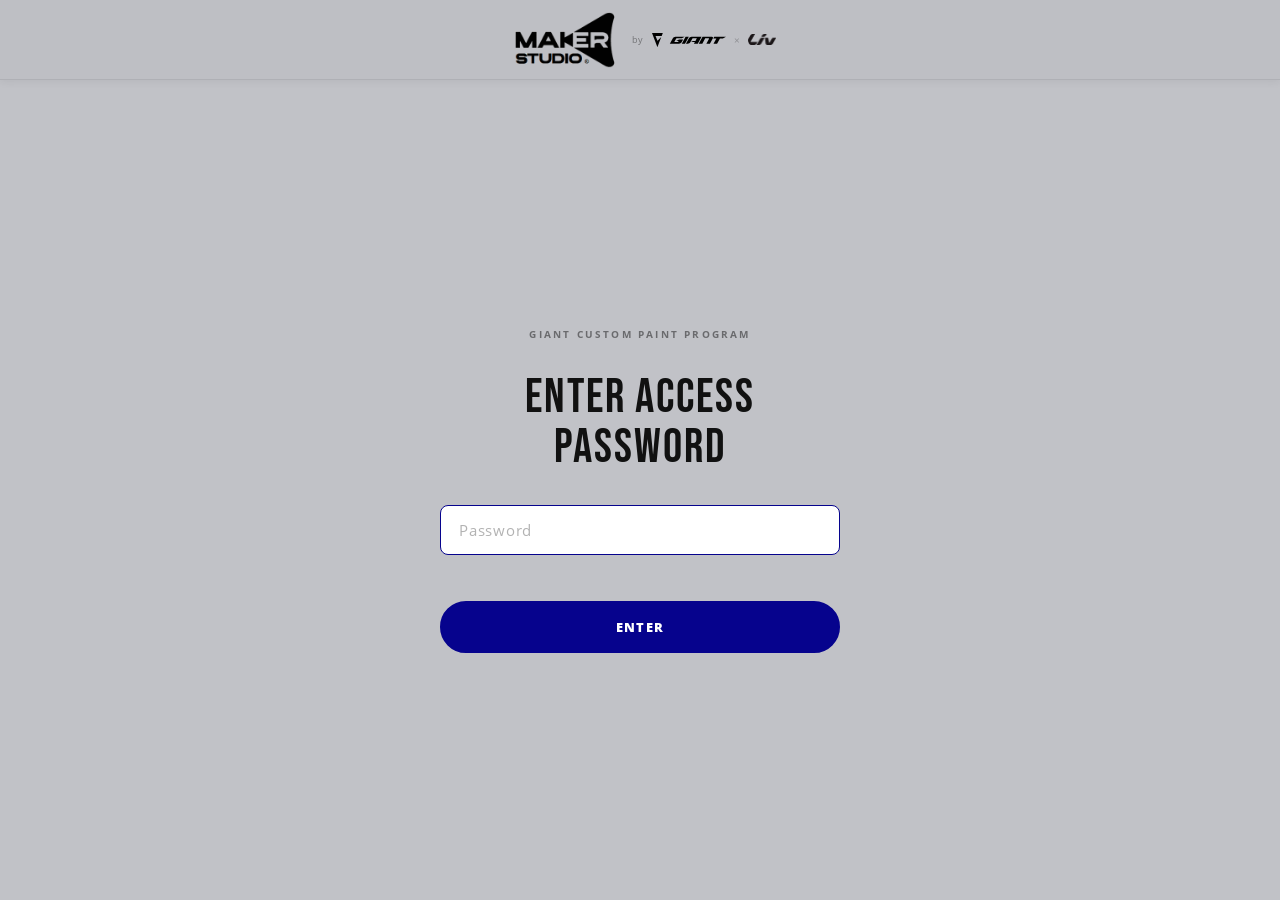
<file: index.html>
<!DOCTYPE html>
<html lang="en">
<head>
  <meta charset="UTF-8">
  <meta name="robots" content="noindex, nofollow">
  <meta name="viewport" content="width=device-width, initial-scale=1.0">
  <title>Giant Custom Paint Program</title>
  <link rel="preconnect" href="https://fonts.googleapis.com">
  <link href="https://fonts.googleapis.com/css2?family=Bebas+Neue&display=swap" rel="stylesheet">
  <style>
    @font-face { font-family:'Open Sans'; src:url('fonts/OpenSans-Light.ttf') format('truetype'); font-weight:300; font-style:normal; }
    @font-face { font-family:'Open Sans'; src:url('fonts/OpenSans-Regular.ttf') format('truetype'); font-weight:400; font-style:normal; }
    @font-face { font-family:'Open Sans'; src:url('fonts/OpenSans-SemiBold.ttf') format('truetype'); font-weight:600; font-style:normal; }
    @font-face { font-family:'Open Sans'; src:url('fonts/OpenSans-Bold.ttf') format('truetype'); font-weight:700; font-style:normal; }
    @font-face { font-family:'Open Sans'; src:url('fonts/OpenSans-ExtraBold.ttf') format('truetype'); font-weight:800; font-style:normal; }

    *, *::before, *::after { box-sizing:border-box; margin:0; padding:0; }
    html, body { height:100%; }
    body {
      font-family:'Open Sans','Helvetica Neue',sans-serif;
      -webkit-font-smoothing:antialiased;
      background:#C1C2C7;
      color:#111;
      display:flex;
      flex-direction:column;
    }

    /* NAV */
    .site-nav {
      height:80px;
      background:#BEBFC4;
      border-bottom:1px solid rgba(0,0,0,.08);
      box-shadow:0 2px 8px rgba(0,0,0,.06);
      display:flex;
      align-items:center;
      justify-content:center;
      padding:0 20px;
      flex-shrink:0;
    }

    /* Nav brand lockup */
    .nav-brand-lockup { display:flex; align-items:center; gap:8px; white-space:nowrap; }
    .brand-maker-img { height:56px; width:auto; display:block; }
    .brand-by { font-size:9px; font-weight:500; color:rgba(0,0,0,.4); letter-spacing:.06em; }
    .brand-giant-img { height:14px; width:auto; display:block; }
    .brand-sep { font-size:10px; color:rgba(0,0,0,.25); line-height:1; }
    .brand-liv-img { height:11px; width:auto; display:block; }

    /* MAIN */
    main {
      flex:1;
      display:flex;
      align-items:center;
      justify-content:center;
      padding:40px 20px;
    }

    .login-card {
      width:100%;
      max-width:400px;
      display:flex;
      flex-direction:column;
      align-items:center;
      gap:32px;
    }

    .login-eyebrow {
      font-size:10px;
      font-weight:700;
      letter-spacing:.22em;
      color:rgba(0,0,0,.45);
      text-transform:uppercase;
      text-align:center;
    }

    .login-title {
      font-family:'Bebas Neue',sans-serif;
      font-size:48px;
      font-weight:400;
      letter-spacing:.04em;
      color:#111;
      text-align:center;
      line-height:1.05;
    }

    .login-form {
      width:100%;
      display:flex;
      flex-direction:column;
      gap:12px;
    }

    .login-input {
      width:100%;
      padding:14px 18px;
      background:#fff;
      border:1.5px solid rgba(0,0,0,.15);
      border-radius:8px;
      color:#111;
      font-family:'Open Sans',sans-serif;
      font-size:15px;
      font-weight:400;
      outline:none;
      transition:border-color .2s;
      letter-spacing:.05em;
    }
    .login-input::placeholder { color:rgba(0,0,0,.3); letter-spacing:.05em; }
    .login-input:focus { border-color:rgb(6,3,141); }

    .login-btn {
      position:relative;
      overflow:hidden;
      width:100%;
      padding:15px 40px;
      background:rgb(6,3,141);
      color:#fff;
      border:2px solid rgb(6,3,141);
      border-radius:999px;
      font-family:'Open Sans',sans-serif;
      font-size:13px;
      font-weight:800;
      letter-spacing:.1em;
      text-transform:uppercase;
      cursor:pointer;
      z-index:0;
      transition:opacity .2s;
      margin-top:4px;
    }
    .login-btn:hover { opacity:.85; }

    .login-error {
      font-size:13px;
      font-weight:600;
      color:#ff5c5c;
      text-align:center;
      min-height:18px;
      letter-spacing:.02em;
    }
  </style>
</head>
<body>

  <nav class="site-nav">
    <div class="nav-brand-lockup">
      <img src="assets/Logo/logo_maker_studio.png" class="brand-maker-img" alt="Maker Studio">
      <span class="brand-by">by</span>
      <img src="images/giant-logo-h.svg" class="brand-giant-img" alt="Giant">
      <span class="brand-sep">×</span>
      <img src="assets/Logo/Liv_Logotype_black.png" class="brand-liv-img" alt="Liv">
    </div>
  </nav>

  <main>
    <div class="login-card">
      <p class="login-eyebrow">Giant Custom Paint Program</p>
      <h1 class="login-title">Enter Access Password</h1>
      <form class="login-form" id="loginForm">
        <input
          class="login-input"
          type="password"
          id="passwordInput"
          placeholder="Password"
          autocomplete="current-password"
          autofocus
        >
        <p class="login-error" id="errorMsg"></p>
        <button class="login-btn" type="submit">Enter</button>
      </form>
    </div>
  </main>

  <script>
    // SHA-256 hash of the access password
    // To update: run `echo -n "newpassword" | shasum -a 256` in Terminal
    // then replace the hash string below
    const PASSWORD_HASH = 'bc69402d24474e21c4f4bd81c843569075463990cea505ab7e31ff88e2326cc8';

    async function sha256(str) {
      const buf = await crypto.subtle.digest('SHA-256', new TextEncoder().encode(str));
      return Array.from(new Uint8Array(buf)).map(b => b.toString(16).padStart(2,'0')).join('');
    }

    const params = new URLSearchParams(location.search);
    const redirect = params.get('redirect') || 'bike-customizer.html';

    document.getElementById('loginForm').addEventListener('submit', async e => {
      e.preventDefault();
      const val = document.getElementById('passwordInput').value;
      const hash = await sha256(val);
      if (hash === PASSWORD_HASH) {
        sessionStorage.setItem('auth', '1');
        location.replace(redirect);
      } else {
        document.getElementById('errorMsg').textContent = 'Incorrect password. Please try again.';
        document.getElementById('passwordInput').value = '';
        document.getElementById('passwordInput').focus();
      }
    });
  </script>

</body>
</html>
</file>
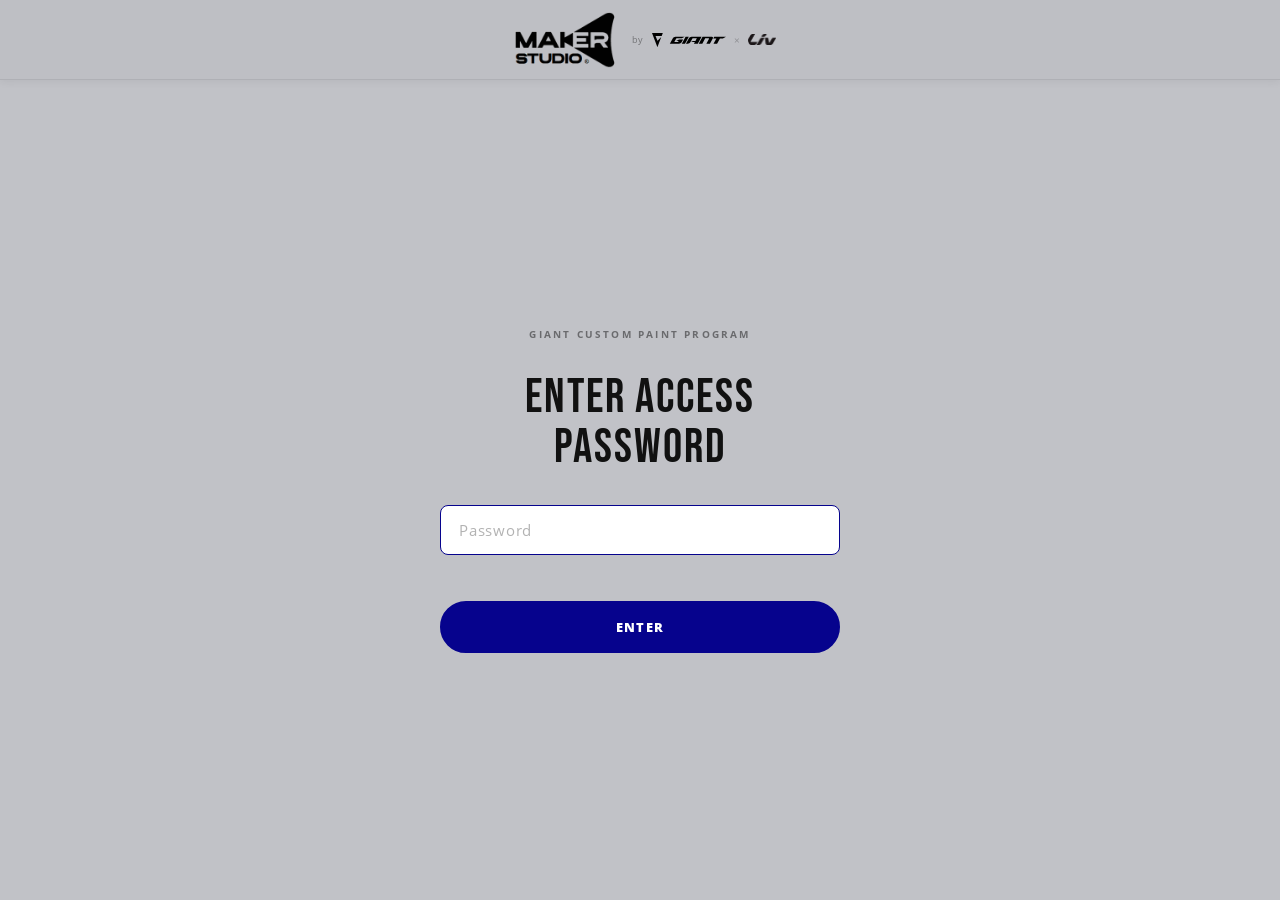
<file: ai-color-match.html>
<!DOCTYPE html>
<html lang="en">
<head>
<script>if(!sessionStorage.getItem('auth')){location.replace('index.html?redirect='+encodeURIComponent(location.pathname.split('/').pop()))}</script>
<meta charset="UTF-8">
<meta name="robots" content="noindex, nofollow">
<meta name="viewport" content="width=device-width, initial-scale=1.0">
<title>AI Color Match — Giant Custom Paint Program</title>
<link rel="preconnect" href="https://fonts.googleapis.com">
<link href="https://fonts.googleapis.com/css2?family=Bebas+Neue&display=swap" rel="stylesheet">
<style>
@font-face { font-family:'Open Sans'; src:url('fonts/OpenSans-Light.ttf') format('truetype'); font-weight:300; font-style:normal; }
  @font-face { font-family:'Open Sans'; src:url('fonts/OpenSans-Regular.ttf') format('truetype'); font-weight:400; font-style:normal; }
  @font-face { font-family:'Open Sans'; src:url('fonts/OpenSans-SemiBold.ttf') format('truetype'); font-weight:600; font-style:normal; }
  @font-face { font-family:'Open Sans'; src:url('fonts/OpenSans-Bold.ttf') format('truetype'); font-weight:700; font-style:normal; }
  @font-face { font-family:'Open Sans'; src:url('fonts/OpenSans-ExtraBold.ttf') format('truetype'); font-weight:800; font-style:normal; }
</style>
<style>
/* ── Reset & Tokens ────────────────────────────────────── */
*,*::before,*::after{box-sizing:border-box;margin:0;padding:0}
:root{
  --black:#000;--white:#fff;
  --gray-50:#F2F2F2;--gray-100:#E5E5E5;--gray-200:#D0D0D0;
  --gray-400:#9A9A9A;--gray-600:#6E6E6E;--gray-900:#111;
  --orange:#E8601A;--blue:#3A6EA5;--ice:#D4EAF7;
  --silver:#C0C0C0;--g-white:#F5F5F5;--g-black:#1A1A1A;
  --green:#639922;--pink:#993556;
  --radius-sm:3px;--radius-md:5px;--radius-lg:8px;--radius-full:999px;
  --giant-blue:#06038D;
  --nav-h:80px;
  --ease:cubic-bezier(.4,0,.2,1);
  --dur:.28s;
}
body{font-family:'Open Sans','Helvetica Neue',sans-serif;-webkit-font-smoothing:antialiased;background:var(--white);color:var(--black);min-height:100vh;overflow-x:hidden}
button{cursor:pointer;font-family:inherit;border:none;background:none}
input{font-family:inherit}
svg{display:block}

/* ── Screen router ─────────────────────────────────────── */
.screen{display:none;min-height:100vh;flex-direction:column;animation:fadeUp var(--dur) var(--ease) both}
.screen.active{display:flex}
@keyframes fadeUp{from{opacity:0;transform:translateY(12px)}to{opacity:1;transform:none}}

/* ── Site Nav (shared, matches bike-customizer) ─────────── */
.site-nav{
  position:sticky;top:0;z-index:50;
  height:var(--nav-h);background:#BEBFC4;border-bottom:1px solid rgba(0,0,0,.08);
  box-shadow:0 2px 8px rgba(0,0,0,.06);
  display:grid;grid-template-columns:1fr auto 1fr;align-items:center;
  padding:0 20px;flex-shrink:0;
}
.nav-left{display:flex;align-items:center;gap:4px;}
.nav-center{display:flex;align-items:center;justify-content:center;gap:2px;}
.nav-right{display:flex;align-items:center;justify-content:flex-end;gap:4px;}
.nav-brand-lockup{display:flex;align-items:flex-end;gap:8px;white-space:nowrap;margin-right:8px;}
.brand-maker-img{height:56px;width:auto;display:block;}
.brand-by{font-size:9px;font-weight:500;color:rgba(0,0,0,.4);letter-spacing:.06em;margin-bottom:2px;}
.brand-giant-img{height:14px;width:auto;display:block;}
.brand-liv-img{height:14px;width:auto;display:block;}
.nav-link{font-family:'Open Sans',sans-serif;font-size:13px;font-weight:700;color:var(--black);padding:8px 10px;background:none;border:none;cursor:pointer;white-space:nowrap;border-radius:4px;transition:background .12s;}
.nav-link:hover{background:rgba(0,0,0,.06);}
.nav-icon{width:36px;height:36px;display:flex;align-items:center;justify-content:center;background:none;border:none;cursor:pointer;font-size:16px;color:var(--black);border-radius:4px;transition:background .12s;}
.nav-icon:hover{background:rgba(0,0,0,.06);}
/* Back strip below nav for inner screens */
.page-back{display:flex;align-items:center;justify-content:space-between;padding:10px 0 4px;margin-bottom:4px;}
.btn-back-link{font-size:13px;font-weight:600;color:var(--gray-600);display:inline-flex;align-items:center;gap:5px;padding:5px 0;background:none;border:none;cursor:pointer;border-radius:3px;transition:color .15s;}
.btn-back-link:hover{color:var(--black);}
.nav-step{font-size:11px;font-weight:600;color:var(--gray-400);letter-spacing:.05em;}

/* ── Buttons ───────────────────────────────────────────── */
.btn{display:inline-flex;align-items:center;justify-content:center;gap:8px;padding:0 20px;height:44px;border-radius:32px;font-size:13px;font-weight:700;letter-spacing:.04em;transition:all .18s;white-space:nowrap;font-family:'Open Sans',sans-serif;}
.btn-primary{background:rgb(6,3,141);color:var(--white)}
.btn-primary:hover{opacity:.85}
.btn-primary:disabled{background:var(--gray-200);color:var(--gray-400);cursor:not-allowed}
.btn-outline{background:var(--white);color:rgb(6,3,141);border:2px solid rgb(6,3,141)}
.btn-outline:hover{background:rgb(6,3,141);color:var(--white)}
.btn-ghost{color:var(--gray-600)}
.btn-ghost:hover{color:var(--black)}
.btn-lg{height:50px;font-size:13px;padding:0 28px;border-radius:32px;font-weight:700;letter-spacing:.04em;}
.btn-full{width:100%}

/* ── Cards ─────────────────────────────────────────────── */
.card{background:var(--white);border-radius:4px;border:1px solid var(--gray-100)}

/* ── Page container ────────────────────────────────────── */
.page{flex:1;max-width:600px;margin:0 auto;padding:32px 20px 48px;width:100%}
.page-title{font-size:20px;font-weight:800;letter-spacing:-.02em;margin-bottom:6px}
.page-sub{font-size:14px;color:var(--gray-600);line-height:1.6;margin-bottom:28px}

/* ── Section label ─────────────────────────────────────── */
.lbl{font-size:11px;font-weight:600;letter-spacing:.1em;text-transform:uppercase;color:var(--gray-400);margin-bottom:10px}

/* ════════════════════════════════════════════════════════
   SCREEN 0 — ENTRY
═══════════════════════════════════════════════════════ */
#s-entry .hero{
  padding:72px 32px 56px;text-align:center;
  background:
    linear-gradient(to bottom, rgba(0,0,0,.45) 0%, rgba(0,0,0,.25) 45%, rgba(0,0,0,.6) 100%),
    url('images/MY27_Propel_Advanced_SL_0_ColorA_Action_Mtns_WebRes_32.jpg') center 35%/cover no-repeat;
  border-bottom:none;
  min-height:420px;
  display:flex;
  align-items:center;
}
#s-entry .hero h1{font-size:clamp(28px,5vw,48px);font-weight:800;line-height:1.1;letter-spacing:-.03em;margin-bottom:14px;color:var(--white);text-shadow:0 2px 20px rgba(0,0,0,.3)}
#s-entry .hero p{font-size:15px;color:rgba(255,255,255,.8);max-width:380px;margin:0 auto 32px;line-height:1.7}
.entry-cards{display:grid;grid-template-columns:1fr 1fr;gap:16px;max-width:600px;margin:0 auto;padding:48px 20px 72px}
.entry-card{
  padding:0;background:var(--white);border-radius:8px;
  border:1px solid var(--gray-100);cursor:pointer;
  transition:border-color .18s,transform .18s,box-shadow .18s;
  display:flex;flex-direction:column;text-align:left;overflow:hidden;
}
.entry-card:hover{border-color:var(--gray-400);transform:translateY(-4px);box-shadow:0 16px 40px rgba(0,0,0,.12)}
.entry-card-preview{width:100%;height:160px;position:relative;overflow:hidden;flex-shrink:0}
.entry-card-content{padding:18px 20px 22px;display:flex;flex-direction:column;gap:10px}
.entry-card h3{font-size:15px;font-weight:700}
.entry-card p{font-size:13px;color:var(--gray-600);line-height:1.55}
.entry-card .badge{font-size:11px;font-weight:600;padding:3px 10px;border-radius:var(--radius-full);width:fit-content}

/* ════════════════════════════════════════════════════════
   SCREEN 1A — COLOR PICKER
═══════════════════════════════════════════════════════ */
.color-wheel-wrap{
  position:relative;width:200px;height:200px;margin:0 auto 24px;cursor:crosshair;
}
#hueCanvas{border-radius:50%;display:block}
.wheel-cursor{
  position:absolute;width:18px;height:18px;border-radius:50%;border:2.5px solid var(--white);
  box-shadow:0 0 0 1.5px rgba(0,0,0,.3);pointer-events:none;transform:translate(-50%,-50%);
  transition:background .05s;
}

.presets{display:flex;gap:8px;flex-wrap:wrap;margin-bottom:24px}
.preset-sw{
  width:32px;height:32px;border-radius:50%;cursor:pointer;border:2px solid transparent;
  transition:transform .15s,border-color .15s;flex-shrink:0;position:relative;
}
.preset-sw:hover{transform:scale(1.15)}
.preset-sw.active::after{
  content:'';position:absolute;inset:-4px;border-radius:50%;border:2px solid var(--black);
}

.slots{display:flex;gap:10px;margin-bottom:24px}
.slot{
  flex:1;height:60px;border-radius:var(--radius-md);border:1.5px dashed var(--gray-200);
  display:flex;align-items:center;justify-content:center;position:relative;overflow:hidden;
  cursor:pointer;transition:border-color .15s;
}
.slot:hover{border-color:var(--gray-400)}
.slot.filled{border-style:solid;border-color:transparent}
.slot-empty-txt{font-size:12px;color:var(--gray-400)}
.slot-name{position:absolute;bottom:5px;left:0;right:0;text-align:center;font-size:10px;font-weight:600;color:rgba(255,255,255,.9)}
.slot-name.dark{color:rgba(0,0,0,.5)}
.slot-del{
  position:absolute;top:4px;right:4px;width:16px;height:16px;border-radius:50%;
  background:rgba(0,0,0,.3);color:var(--white);font-size:9px;display:none;
  align-items:center;justify-content:center;line-height:1;
}
.slot.filled:hover .slot-del{display:flex}

.mood-tags{display:flex;flex-wrap:wrap;gap:8px;margin-bottom:28px}
.mood-tag{
  padding:5px 14px;border-radius:3px;font-size:12px;font-weight:600;
  letter-spacing:.03em;
  border:1px solid var(--gray-200);background:var(--white);color:var(--gray-600);
  cursor:pointer;transition:all .15s;
}
.mood-tag:hover{border-color:var(--black);color:var(--black)}
.mood-tag.active{background:var(--black);color:var(--white);border-color:var(--black)}

/* ════════════════════════════════════════════════════════
   SCREEN 1B — PHOTO UPLOAD
═══════════════════════════════════════════════════════ */
.drop-zone{
  border:2px dashed var(--gray-200);border-radius:4px;
  padding:48px 24px;text-align:center;cursor:pointer;transition:border-color .18s,background .18s;
  margin-bottom:20px;
}
.drop-zone:hover,.drop-zone.drag-over{border-color:var(--black);background:#f9f9f9}
.drop-icon{
  width:52px;height:52px;border-radius:var(--radius-md);background:var(--gray-50);
  border:1px solid var(--gray-100);display:flex;align-items:center;justify-content:center;
  margin:0 auto 14px;font-size:22px;
}
.drop-zone h3{font-size:15px;font-weight:600;margin-bottom:6px}
.drop-zone p{font-size:13px;color:var(--gray-600)}
.drop-btn-row{display:flex;gap:10px;justify-content:center;margin-top:16px}

.photo-result-wrap{display:none}
.photo-preview-box{
  position:relative;width:100%;padding-top:56.25%;border-radius:var(--radius-md);
  overflow:hidden;background:var(--gray-100);margin-bottom:16px;
}
.photo-preview-box img,.photo-preview-box canvas{
  position:absolute;inset:0;width:100%;height:100%;object-fit:cover;
}
.photo-preview-box canvas{pointer-events:none}
.pin{
  position:absolute;width:30px;height:30px;border-radius:50%;border:2.5px solid var(--white);
  box-shadow:0 1px 6px rgba(0,0,0,.3);cursor:grab;transform:translate(-50%,-50%);
  transition:transform .1s;display:flex;align-items:center;justify-content:center;
  font-size:10px;font-weight:700;color:var(--white);
}
.pin:active{cursor:grabbing;transform:translate(-50%,-50%) scale(1.15)}
.pin.dark-label{color:rgba(0,0,0,.6)}

.extracted-swatches{display:flex;gap:10px;margin-bottom:8px}
.ext-sw{
  flex:1;border-radius:var(--radius-md);overflow:hidden;
  border:1px solid var(--gray-100);transition:border-color .15s;
}
.ext-sw:hover{border-color:var(--gray-400)}
.ext-color{height:48px;transition:background .3s}
.ext-info{padding:8px 10px;display:flex;justify-content:space-between;align-items:center}
.ext-hex{font-size:11px;font-weight:600;font-family:monospace;color:var(--gray-600)}
.ext-swap{font-size:11px;color:var(--gray-400);text-decoration:underline;cursor:pointer}
.ext-swap:hover{color:var(--black)}

/* ════════════════════════════════════════════════════════
   SCREEN 2 — AI LOADING
═══════════════════════════════════════════════════════ */
#s-loading{background:var(--white);align-items:center;justify-content:center}
.loading-center{text-align:center;padding:40px 24px}
.spinner-ring{
  width:72px;height:72px;border-radius:50%;margin:0 auto 32px;
  border:3px solid var(--gray-100);border-top-color:var(--black);
  animation:spin .9s linear infinite;
}
@keyframes spin{to{transform:rotate(360deg)}}
.loading-msg{font-size:17px;font-weight:600;margin-bottom:8px;min-height:28px}
.loading-sub{font-size:13px;color:var(--gray-600);min-height:20px}
.loading-colors{display:flex;gap:10px;justify-content:center;margin-top:28px}
.loading-color-dot{width:20px;height:20px;border-radius:50%;animation:pulse 1.2s ease-in-out infinite}
.loading-color-dot:nth-child(2){animation-delay:.2s}
.loading-color-dot:nth-child(3){animation-delay:.4s}
@keyframes pulse{0%,100%{transform:scale(1);opacity:.6}50%{transform:scale(1.3);opacity:1}}

/* ════════════════════════════════════════════════════════
   SCREEN 3 — RESULTS
═══════════════════════════════════════════════════════ */
.input-summary{
  display:flex;align-items:center;gap:8px;padding:10px 14px;
  background:var(--gray-50);border-radius:4px;margin-bottom:24px;
  border:1px solid var(--gray-100);
}
.inp-dot{width:22px;height:22px;border-radius:50%;flex-shrink:0;border:1px solid var(--gray-100)}
.inp-sep{font-size:12px;color:var(--gray-400)}
.inp-mood{margin-left:auto;font-size:11px;color:var(--gray-600);background:var(--white);padding:3px 10px;border-radius:var(--radius-full);border:1px solid var(--gray-100)}

.result-cards{display:flex;flex-direction:column;gap:12px;margin-bottom:24px}
.result-card{
  border-radius:4px;border:2px solid var(--gray-100);overflow:hidden;
  cursor:pointer;transition:border-color .18s,box-shadow .18s;
}
.result-card:hover{border-color:var(--gray-400)}
.result-card.active{border-color:var(--black);box-shadow:0 0 0 1px var(--black)}
.result-preview{
  height:130px;position:relative;display:flex;align-items:center;justify-content:center;
  overflow:hidden;
}
.result-badge{
  position:absolute;top:10px;left:10px;font-size:10px;font-weight:700;
  padding:3px 9px;border-radius:var(--radius-full);letter-spacing:.04em;
}
.result-body{padding:14px 16px;display:flex;justify-content:space-between;align-items:center;background:var(--white)}
.result-name{font-size:14px;font-weight:700;margin-bottom:3px}
.result-desc{font-size:12px;color:var(--gray-600)}
.result-right{display:flex;flex-direction:column;align-items:flex-end;gap:6px}
.res-dots{display:flex;gap:5px}
.res-dot{width:18px;height:18px;border-radius:50%;border:1px solid var(--gray-100)}
.match-pct{font-size:11px;font-weight:600;color:var(--gray-600);background:var(--gray-50);padding:2px 8px;border-radius:var(--radius-full)}

/* Bike SVG mini in results */
.bike-mini{width:140px;height:80px;flex-shrink:0}

/* Regenerate row */
.regen-row{display:flex;align-items:center;gap:10px;padding:12px 0 0;border-top:1px solid var(--gray-100);margin-bottom:20px}
.regen-row p{font-size:13px;color:var(--gray-600)}
.regen-count{font-size:12px;color:var(--gray-400);margin-left:auto}

/* ════════════════════════════════════════════════════════
   SCREEN 4 — APPLIED
═══════════════════════════════════════════════════════ */
#s-applied .applied-hero{
  background:var(--black);color:var(--white);text-align:center;
  padding:52px 24px 40px;
}
#s-applied .applied-hero h2{font-size:24px;font-weight:700;margin-bottom:8px}
#s-applied .applied-hero p{font-size:14px;color:rgba(255,255,255,.6);line-height:1.6}
.applied-preview{
  max-width:600px;margin:0 auto;padding:28px 20px;
}
.applied-bike{
  background:var(--white);border-radius:4px;border:1px solid var(--gray-100);
  padding:32px 24px;text-align:center;margin-bottom:20px;
}
#appliedBike{width:100%;max-width:420px;margin:0 auto}
.applied-scheme{
  display:flex;gap:10px;align-items:center;padding:16px;
  background:var(--white);border-radius:4px;border:1px solid var(--gray-100);
  margin-bottom:12px;
}
.applied-scheme-name{font-size:14px;font-weight:700;flex:1}
.applied-scheme-dots{display:flex;gap:6px}
.applied-scheme-dot{width:22px;height:22px;border-radius:50%;border:1px solid var(--gray-100)}
.applied-actions{display:flex;gap:10px}

/* ── Step indicator ────────────────────────────────────── */
.steps{display:flex;align-items:center;gap:0;margin-bottom:28px}
.step-node{display:flex;align-items:center;gap:6px;font-size:13px;font-weight:600;color:#bbb;font-family:'Open Sans',sans-serif;}
.step-node.done{color:rgb(6,3,141)}
.step-node.active{color:rgb(0,80,252);font-weight:700}
.step-num{width:14px;height:14px;border-radius:50%;border:2px solid currentColor;display:flex;align-items:center;justify-content:center;font-size:0;flex-shrink:0}
.step-node.done .step-num{background:rgb(6,3,141);border-color:rgb(6,3,141);color:var(--white);font-size:8px;}
.step-line{flex:1;height:1px;background:var(--gray-100);margin:0 8px}

/* ── Toast ─────────────────────────────────────────────── */
#toast{
  position:fixed;bottom:24px;left:50%;transform:translateX(-50%) translateY(80px);
  background:var(--black);color:var(--white);padding:10px 20px;border-radius:var(--radius-full);
  font-size:13px;font-weight:500;z-index:200;transition:transform .3s var(--ease),opacity .3s;
  opacity:0;white-space:nowrap;
}
#toast.show{transform:translateX(-50%) translateY(0);opacity:1}

/* ── Responsive ────────────────────────────────────────── */
@media(max-width:520px){
  .entry-cards{grid-template-columns:1fr}
  .site-nav{padding:0 12px}
  .nav-link{display:none}
  .page{padding:24px 16px 40px}
}
</style>
</head>
<body>

<!-- ══════════════════════════════════════════════════════
     SCREEN 0 — ENTRY
════════════════════════════════════════════════════════ -->
<section id="s-entry" class="screen active">
  <nav class="site-nav">
    <div class="nav-left">
      <div class="nav-brand-lockup">
        <img src="assets/Logo/logo_maker_studio.png" class="brand-maker-img" alt="Maker Studio">
        <span class="brand-by">by</span>
        <img src="assets/Logo/Giant_Logotype_RGB_Black.png" class="brand-giant-img" alt="Giant">
        <img src="assets/Logo/Liv_Logotype_black.png" class="brand-liv-img" alt="Liv">
      </div>
    </div>
    <div class="nav-center">
      <button class="nav-link">Bikes</button>
      <button class="nav-link">Gear</button>
      <button class="nav-link">Discover</button>
      <button class="nav-link">Sale</button>
    </div>
    <div class="nav-right">
      <button class="nav-icon">&#128269;</button>
      <button class="nav-icon">&#128100;</button>
      <button class="nav-icon">&#128722;</button>
    </div>
  </nav>

  <div class="hero">
    <div style="max-width:600px;margin:0 auto">
      <div style="display:inline-flex;align-items:center;gap:6px;background:rgba(255,255,255,.15);border:1px solid rgba(255,255,255,.3);border-radius:var(--radius-full);padding:5px 14px;font-size:12px;font-weight:600;color:rgba(255,255,255,.95);letter-spacing:.05em;margin-bottom:20px;backdrop-filter:blur(8px)">
        ✦ &nbsp;AI Color Assistant
      </div>
      <h1 style="font-family:'Bebas Neue',sans-serif;font-size:clamp(40px,6vw,64px);font-weight:400;line-height:1.05;letter-spacing:.04em;margin-bottom:14px">
        Tell me your taste,<br>I'll build your ride.
      </h1>
      <p style="font-size:15px;max-width:380px;margin:0 auto 36px;line-height:1.7">
        Pick 3 colors or upload a photo — AI will read your taste and recommend the perfect paint scheme for your bike.
      </p>
    </div>
  </div>

  <div class="entry-cards">

    <!-- Card 1: Pick Colors -->
    <div class="entry-card" onclick="goto('picker')">
      <div class="entry-card-preview" style="background:linear-gradient(145deg,#111 0%,#222 100%)">
        <!-- 3 overlapping color circles -->
        <div style="position:absolute;width:80px;height:80px;border-radius:50%;background:#E8601A;top:50%;left:50%;transform:translate(-90%,-52%);box-shadow:0 6px 24px rgba(232,96,26,.5)"></div>
        <div style="position:absolute;width:72px;height:72px;border-radius:50%;background:#3A6EA5;top:50%;left:50%;transform:translate(-18%,-60%);box-shadow:0 6px 24px rgba(58,110,165,.5)"></div>
        <div style="position:absolute;width:64px;height:64px;border-radius:50%;background:#639922;top:50%;left:50%;transform:translate(28%,-38%);box-shadow:0 6px 24px rgba(99,153,34,.5)"></div>
        <!-- AI sparkle label -->
        <div style="position:absolute;top:12px;right:12px;background:rgba(255,255,255,.12);border:1px solid rgba(255,255,255,.2);border-radius:999px;padding:3px 10px;font-size:10px;font-weight:600;color:rgba(255,255,255,.85);backdrop-filter:blur(6px)">✦ AI Match</div>
        <!-- Giant color swatch strip at bottom -->
        <div style="position:absolute;bottom:0;left:0;right:0;display:flex;height:24px">
          <div style="flex:1;background:#E8601A"></div>
          <div style="flex:1;background:#D4EAF7"></div>
          <div style="flex:1;background:#3A6EA5"></div>
          <div style="flex:1;background:#F5F5F5"></div>
          <div style="flex:1;background:#1A1A1A"></div>
          <div style="flex:1;background:#C0C0C0"></div>
          <div style="flex:1;background:#639922"></div>
          <div style="flex:1;background:#993556"></div>
          <div style="flex:1;background:#BA7517"></div>
          <div style="flex:1;background:#534AB7"></div>
        </div>
      </div>
      <div class="entry-card-content">
        <div class="badge" style="background:#FFF0E8;color:#993C1D">Pick Colors</div>
        <h3>Pick 3 colors you love</h3>
        <p>Choose from the color wheel or preset swatches, add a vibe tag, and AI will match them instantly</p>
      </div>
    </div>

    <!-- Card 2: Upload Photo -->
    <div class="entry-card" onclick="goto('photo')">
      <div class="entry-card-preview" style="background:linear-gradient(175deg,#5B9EC9 0%,#A8C8DC 30%,#C4B49A 65%,#7A6248 100%);position:relative">
        <!-- Ground shadow -->
        <div style="position:absolute;bottom:0;left:0;right:0;height:40%;background:linear-gradient(to top,rgba(40,25,10,.5),transparent)"></div>
        <!-- Dotted scan lines effect -->
        <div style="position:absolute;inset:0;opacity:.08;background:repeating-linear-gradient(0deg,transparent,transparent 3px,#000 3px,#000 4px)"></div>
        <!-- 3 sample pins -->
        <div style="position:absolute;top:28%;left:26%;width:28px;height:28px;border-radius:50%;background:#fff;display:flex;align-items:center;justify-content:center;font-size:11px;font-weight:700;color:#333;box-shadow:0 2px 10px rgba(0,0,0,.35)">1</div>
        <div style="position:absolute;top:54%;left:52%;width:28px;height:28px;border-radius:50%;background:#fff;display:flex;align-items:center;justify-content:center;font-size:11px;font-weight:700;color:#333;box-shadow:0 2px 10px rgba(0,0,0,.35)">2</div>
        <div style="position:absolute;top:22%;left:67%;width:28px;height:28px;border-radius:50%;background:#fff;display:flex;align-items:center;justify-content:center;font-size:11px;font-weight:700;color:#333;box-shadow:0 2px 10px rgba(0,0,0,.35)">3</div>
        <!-- Extracted color swatches bottom-right -->
        <div style="position:absolute;bottom:10px;right:10px;display:flex;gap:5px;align-items:center">
          <div style="width:22px;height:22px;border-radius:50%;background:#5B9EC9;border:2.5px solid #fff;box-shadow:0 1px 6px rgba(0,0,0,.3)"></div>
          <div style="width:22px;height:22px;border-radius:50%;background:#C4B49A;border:2.5px solid #fff;box-shadow:0 1px 6px rgba(0,0,0,.3)"></div>
          <div style="width:22px;height:22px;border-radius:50%;background:#5C7A35;border:2.5px solid #fff;box-shadow:0 1px 6px rgba(0,0,0,.3)"></div>
        </div>
        <!-- AI label -->
        <div style="position:absolute;top:12px;right:12px;background:rgba(255,255,255,.15);border:1px solid rgba(255,255,255,.3);border-radius:999px;padding:3px 10px;font-size:10px;font-weight:600;color:rgba(255,255,255,.9);backdrop-filter:blur(6px)">✦ AI Extract</div>
      </div>
      <div class="entry-card-content">
        <div class="badge" style="background:#E8F4EE;color:#085041">Upload Photo</div>
        <h3>Extract colors from a photo</h3>
        <p>Upload any photo — AI pulls 3 dominant colors and auto-recommends matching schemes</p>
      </div>
    </div>

  </div>
</section>

<!-- ══════════════════════════════════════════════════════
     SCREEN 1A — COLOR PICKER
════════════════════════════════════════════════════════ -->
<section id="s-picker" class="screen">
  <nav class="site-nav">
    <div class="nav-left">
      <div class="nav-brand-lockup">
        <img src="assets/Logo/logo_maker_studio.png" class="brand-maker-img" alt="Maker Studio">
        <span class="brand-by">by</span>
        <img src="assets/Logo/Giant_Logotype_RGB_Black.png" class="brand-giant-img" alt="Giant">
        <img src="assets/Logo/Liv_Logotype_black.png" class="brand-liv-img" alt="Liv">
      </div>
    </div>
    <div class="nav-center">
      <button class="nav-link">Bikes</button>
      <button class="nav-link">Gear</button>
      <button class="nav-link">Discover</button>
      <button class="nav-link">Sale</button>
    </div>
    <div class="nav-right">
      <button class="nav-icon">&#128269;</button>
      <button class="nav-icon">&#128100;</button>
      <button class="nav-icon">&#128722;</button>
    </div>
  </nav>

  <div class="page">
    <div class="page-back">
      <button class="btn-back-link" onclick="goto('entry')">← Back</button>
      <span class="nav-step" id="pickerStepLbl">0 / 3 selected</span>
    </div>
    <div class="steps">
      <div class="step-node active" id="step1A"><div class="step-num">1</div><span>Colors</span></div>
      <div class="step-line"></div>
      <div class="step-node" id="step2A"><div class="step-num">2</div><span>AI Match</span></div>
      <div class="step-line"></div>
      <div class="step-node" id="step3A"><div class="step-num">3</div><span>Schemes</span></div>
    </div>

    <h2 class="page-title">Pick 3 colors you love</h2>
    <p class="page-sub">Don't overthink it — AI will find the scheme that matches your taste</p>

    <!-- Hue ring -->
    <div class="lbl">Color wheel</div>
    <div class="color-wheel-wrap" id="wheelWrap">
      <canvas id="hueCanvas" width="200" height="200"></canvas>
      <div class="wheel-cursor" id="wheelCursor"></div>
    </div>

    <!-- Brightness slider -->
    <div style="display:flex;align-items:center;gap:10px;margin-bottom:22px">
      <span style="font-size:12px;color:var(--gray-400)">Dark</span>
      <input type="range" id="brightness" min="0" max="100" value="70" style="flex:1">
      <span style="font-size:12px;color:var(--gray-400)">Light</span>
      <div id="currentColor" style="width:28px;height:28px;border-radius:50%;border:2px solid var(--gray-100);flex-shrink:0"></div>
    </div>

    <!-- Presets -->
    <div class="lbl">Giant official colors</div>
    <div class="presets" id="presets"></div>

    <!-- Slots -->
    <div class="lbl">Selected colors (up to 3)</div>
    <div class="slots" id="slots">
      <div class="slot" id="slot0" data-idx="0"><span class="slot-empty-txt">+ Add</span></div>
      <div class="slot" id="slot1" data-idx="1"><span class="slot-empty-txt">+ Add</span></div>
      <div class="slot" id="slot2" data-idx="2"><span class="slot-empty-txt">+ Add</span></div>
    </div>

    <!-- Mood tags -->
    <div class="lbl">Vibe tags (optional)</div>
    <div class="mood-tags" id="moodTags"></div>

    <button class="btn btn-primary btn-lg btn-full" id="pickerNext" onclick="runAI()" disabled>
      Let AI match colors ✦
    </button>
  </div>
</section>

<!-- ══════════════════════════════════════════════════════
     SCREEN 1B — PHOTO UPLOAD
════════════════════════════════════════════════════════ -->
<section id="s-photo" class="screen">
  <nav class="site-nav">
    <div class="nav-left">
      <div class="nav-brand-lockup">
        <img src="assets/Logo/logo_maker_studio.png" class="brand-maker-img" alt="Maker Studio">
        <span class="brand-by">by</span>
        <img src="assets/Logo/Giant_Logotype_RGB_Black.png" class="brand-giant-img" alt="Giant">
        <img src="assets/Logo/Liv_Logotype_black.png" class="brand-liv-img" alt="Liv">
      </div>
    </div>
    <div class="nav-center">
      <button class="nav-link">Bikes</button>
      <button class="nav-link">Gear</button>
      <button class="nav-link">Discover</button>
      <button class="nav-link">Sale</button>
    </div>
    <div class="nav-right">
      <button class="nav-icon">&#128269;</button>
      <button class="nav-icon">&#128100;</button>
      <button class="nav-icon">&#128722;</button>
    </div>
  </nav>

  <div class="page">
    <div class="page-back">
      <button class="btn-back-link" onclick="goto('entry')">← Back</button>
      <span class="nav-step">Upload Photo</span>
    </div>
    <div class="steps">
      <div class="step-node active"><div class="step-num">1</div><span>Photo</span></div>
      <div class="step-line"></div>
      <div class="step-node" id="step2B"><div class="step-num">2</div><span>AI Match</span></div>
      <div class="step-line"></div>
      <div class="step-node"><div class="step-num">3</div><span>Schemes</span></div>
    </div>

    <h2 class="page-title">Upload a photo you love</h2>
    <p class="page-sub">A landscape, outfit, building — anything that inspires you</p>

    <!-- Drop zone -->
    <div class="drop-zone" id="dropZone" onclick="document.getElementById('fileInput').click()"
         ondragover="event.preventDefault();this.classList.add('drag-over')"
         ondragleave="this.classList.remove('drag-over')"
         ondrop="handleDrop(event)">
      <div class="drop-icon">📷</div>
      <h3>Drop a photo here</h3>
      <p>or click to browse (JPG / PNG, max 10 MB)</p>
      <div class="drop-btn-row">
        <button class="btn btn-outline" style="height:36px;font-size:13px" onclick="event.stopPropagation();document.getElementById('fileInput').click()">Browse files</button>
      </div>
    </div>
    <input type="file" id="fileInput" accept="image/*" style="display:none" onchange="handleFile(this.files[0])">

    <!-- Photo result -->
    <div class="photo-result-wrap" id="photoResult">
      <div class="lbl">Your photo</div>
      <div class="photo-preview-box" id="photoBox">
        <img id="photoImg" src="" alt="uploaded photo">
        <canvas id="photoCanvas" id="photoCanvas"></canvas>
        <!-- pins injected by JS -->
      </div>
      <p style="font-size:12px;color:var(--gray-600);margin-bottom:14px">
        Drag pins to adjust sample points · click a swatch to replace manually
      </p>
      <div class="lbl">3 extracted colors</div>
      <div class="extracted-swatches" id="extSwatches"></div>

      <div class="mood-tags" id="moodTagsB" style="margin:16px 0 24px"></div>

      <div style="display:flex;gap:10px">
        <button class="btn btn-outline" style="flex:1" onclick="resetPhoto()">Upload again</button>
        <button class="btn btn-primary" style="flex:2" onclick="runAI()">Match these 3 colors ✦</button>
      </div>
    </div>
  </div>
</section>

<!-- ══════════════════════════════════════════════════════
     SCREEN 2 — AI LOADING
════════════════════════════════════════════════════════ -->
<section id="s-loading" class="screen">
  <div class="loading-center">
    <div class="spinner-ring"></div>
    <div class="loading-msg" id="loadingMsg">Reading your taste...</div>
    <div class="loading-sub" id="loadingSub">One moment</div>
    <div class="loading-colors" id="loadingDots"></div>
  </div>
</section>

<!-- ══════════════════════════════════════════════════════
     SCREEN 3 — RESULTS
════════════════════════════════════════════════════════ -->
<section id="s-results" class="screen">
  <nav class="site-nav">
    <div class="nav-left">
      <div class="nav-brand-lockup">
        <img src="assets/Logo/logo_maker_studio.png" class="brand-maker-img" alt="Maker Studio">
        <span class="brand-by">by</span>
        <img src="assets/Logo/Giant_Logotype_RGB_Black.png" class="brand-giant-img" alt="Giant">
        <img src="assets/Logo/Liv_Logotype_black.png" class="brand-liv-img" alt="Liv">
      </div>
    </div>
    <div class="nav-center">
      <button class="nav-link">Bikes</button>
      <button class="nav-link">Gear</button>
      <button class="nav-link">Discover</button>
      <button class="nav-link">Sale</button>
    </div>
    <div class="nav-right">
      <button class="nav-icon">&#128269;</button>
      <button class="nav-icon">&#128100;</button>
      <button class="nav-icon">&#128722;</button>
    </div>
  </nav>

  <div class="page">
    <div class="page-back">
      <button class="btn-back-link" onclick="goto(state.source||'picker')" id="resultsBackBtn">← Change colors</button>
      <span class="nav-step">Pick a scheme</span>
    </div>
    <div class="steps">
      <div class="step-node done"><div class="step-num">1</div><span>Colors</span></div>
      <div class="step-line"></div>
      <div class="step-node done"><div class="step-num">2</div><span>AI Match</span></div>
      <div class="step-line"></div>
      <div class="step-node active"><div class="step-num">3</div><span>Schemes</span></div>
    </div>

    <h2 class="page-title">AI picked 3 schemes for you</h2>
    <p class="page-sub">Based on your colors and vibe — pick the one that feels right</p>

    <div class="input-summary" id="inputSummary"></div>

    <div class="result-cards" id="resultCards"></div>

    <div class="regen-row">
      <p>Not feeling this batch?</p>
      <button class="btn btn-ghost" onclick="regenResults()" style="font-size:13px">Generate another set ↻</button>
      <span class="regen-count" id="regenCount">1 set generated</span>
    </div>

    <button class="btn btn-primary btn-lg btn-full" id="applyBtn" onclick="applyScheme()" disabled>
      Apply this scheme &amp; customize →
    </button>
  </div>
</section>

<!-- ══════════════════════════════════════════════════════
     SCREEN 4 — APPLIED
════════════════════════════════════════════════════════ -->
<section id="s-applied" class="screen">
  <nav class="site-nav">
    <div class="nav-left">
      <div class="nav-brand-lockup">
        <img src="assets/Logo/logo_maker_studio.png" class="brand-maker-img" alt="Maker Studio">
        <span class="brand-by">by</span>
        <img src="assets/Logo/Giant_Logotype_RGB_Black.png" class="brand-giant-img" alt="Giant">
        <img src="assets/Logo/Liv_Logotype_black.png" class="brand-liv-img" alt="Liv">
      </div>
    </div>
    <div class="nav-center">
      <button class="nav-link">Bikes</button>
      <button class="nav-link">Gear</button>
      <button class="nav-link">Discover</button>
      <button class="nav-link">Sale</button>
    </div>
    <div class="nav-right">
      <button class="nav-icon">&#128269;</button>
      <button class="nav-icon">&#128100;</button>
      <button class="nav-icon">&#128722;</button>
    </div>
  </nav>

  <div class="applied-hero">
    <div style="font-size:32px;margin-bottom:14px">🎨</div>
    <h2>Color scheme applied!</h2>
    <p>Your dream scheme is ready.<br>Jump into the customizer and finish your bike.</p>
  </div>

  <div class="applied-preview">
    <div class="applied-bike">
      <svg id="appliedBike" viewBox="0 0 500 340" fill="none" xmlns="http://www.w3.org/2000/svg">
        <circle cx="120" cy="260" r="90" stroke="#CCCCCC" stroke-width="8" fill="none"/>
        <circle cx="120" cy="260" r="12" fill="#CCCCCC"/>
        <circle cx="380" cy="260" r="90" stroke="#CCCCCC" stroke-width="8" fill="none"/>
        <circle cx="380" cy="260" r="12" fill="#CCCCCC"/>
        <line x1="120" y1="170" x2="120" y2="260" stroke="#ddd" stroke-width="2"/>
        <line x1="30"  y1="260" x2="120" y2="260" stroke="#ddd" stroke-width="2"/>
        <line x1="184" y1="196" x2="120" y2="260" stroke="#ddd" stroke-width="2"/>
        <line x1="380" y1="170" x2="380" y2="260" stroke="#ddd" stroke-width="2"/>
        <line x1="290" y1="260" x2="380" y2="260" stroke="#ddd" stroke-width="2"/>
        <line x1="444" y1="196" x2="380" y2="260" stroke="#ddd" stroke-width="2"/>
        <path id="abFrame" d="M190 240 L240 130 L310 130 L380 240" stroke="#E8601A" stroke-width="9" fill="none" stroke-linecap="round" stroke-linejoin="round"/>
        <line id="abSeat" x1="240" y1="130" x2="220" y2="240" stroke="#E8601A" stroke-width="9" stroke-linecap="round"/>
        <line x1="190" y1="240" x2="380" y2="240" stroke="#E8601A" stroke-width="7" stroke-linecap="round"/>
        <line id="abFork" x1="310" y1="130" x2="120" y2="240" stroke="#E8601A" stroke-width="8" stroke-linecap="round"/>
        <line x1="240" y1="130" x2="240" y2="90" stroke="#E8601A" stroke-width="9" stroke-linecap="round"/>
        <path d="M210 88 Q240 75 270 88" stroke="#1A1A1A" stroke-width="6" fill="none" stroke-linecap="round"/>
        <line x1="200" y1="130" x2="200" y2="100" stroke="#E8601A" stroke-width="7" stroke-linecap="round"/>
        <path d="M178 98 Q200 88 222 98" stroke="#1A1A1A" stroke-width="5" fill="none" stroke-linecap="round"/>
        <circle cx="220" cy="240" r="14" fill="#888"/>
        <circle cx="220" cy="240" r="28" stroke="#888" stroke-width="4" fill="none"/>
      </svg>
      <p style="font-size:12px;color:var(--gray-400);margin-top:14px" id="appliedSchemeName"></p>
    </div>

    <div class="applied-scheme" id="appliedSchemeInfo"></div>

    <div class="applied-actions">
      <button class="btn btn-outline" style="flex:1;height:48px" onclick="goto('results')">Change scheme</button>
      <button class="btn btn-primary" style="flex:2;height:48px" onclick="openCustomizer()">
        Start customizing →
      </button>
    </div>
    <p style="font-size:12px;color:var(--gray-400);text-align:center;margin-top:14px">Colors will be auto-loaded into the Design tab of the customizer</p>
  </div>
</section>

<!-- Toast -->
<div id="toast"></div>

<!-- ══════════════════════════════════════════════════════
     JAVASCRIPT
════════════════════════════════════════════════════════ -->
<script>
/* ─── State ─────────────────────────────────────────── */
const state = {
  source: 'picker',       // 'picker' | 'photo'
  pickedColors: [],       // [{hex, name}]
  photoColors: [],        // [{hex}]
  activeMoods: [],
  selectedScheme: null,
  regenCount: 1,
};

/* ─── Presets ────────────────────────────────────────── */
const PRESETS = [
  {hex:'#E8601A',name:'Glory Orange'},
  {hex:'#D4EAF7',name:'Ice Crystal'},
  {hex:'#3A6EA5',name:'Metal Blue'},
  {hex:'#F5F5F5',name:'Giant White',dark:true},
  {hex:'#1A1A1A',name:'Giant Black'},
  {hex:'#C0C0C0',name:'Brilliant Silver',dark:true},
  {hex:'#639922',name:'Forest Green'},
  {hex:'#993556',name:'Cherry Pink'},
  {hex:'#BA7517',name:'Amber Gold'},
  {hex:'#534AB7',name:'Deep Purple'},
];

const MOODS = ['Speed','Fresh','Bold','Minimal','Natural','Cool','Vivid','Mysterious'];

/* ─── Schemes library (3 sets × 3 schemes) ─────────── */
const SCHEME_SETS = [
  [
    {name:'Blaze Racer',    desc:'Orange body × Matte black mask × White logo',   body:'#E8601A', mask:'#1A1A1A', logo:'#F5F5F5', pct:98, dark:false},
    {name:'Arctic Explorer',desc:'Ice crystal × Deep sea blue × Black logo',      body:'#D4EAF7', mask:'#3A6EA5', logo:'#1A1A1A', pct:84, dark:true},
    {name:'White Eagle',    desc:'Pearl white × Orange accent × Silver logo',     body:'#F5F5F5', mask:'#E8601A', logo:'#C0C0C0', pct:76, dark:true},
  ],
  [
    {name:'Midnight Strike', desc:'Deep black × Silver trim × Red logo',          body:'#1A1A1A', mask:'#C0C0C0', logo:'#D85A30', pct:95, dark:false},
    {name:'Summit Run',      desc:'Forest green × White × Gold logo',             body:'#639922', mask:'#F5F5F5', logo:'#BA7517', pct:88, dark:false},
    {name:'Matte Purple',    desc:'Deep violet × Ice crystal × Silver logo',      body:'#534AB7', mask:'#D4EAF7', logo:'#C0C0C0', pct:80, dark:false},
  ],
  [
    {name:'Cherry Blossom',  desc:'Blush pink × Pearl white × Silver logo',       body:'#F4C0D1', mask:'#F5F5F5', logo:'#C0C0C0', pct:93, dark:true},
    {name:'Gold Sprint',     desc:'Amber gold × Black × White logo',              body:'#BA7517', mask:'#1A1A1A', logo:'#F5F5F5', pct:86, dark:false},
    {name:'Titanium Works',  desc:'Silver × Dark grey × Orange logo',             body:'#C0C0C0', mask:'#444',    logo:'#E8601A', pct:79, dark:true},
  ],
];

/* ─── Screen navigation ──────────────────────────────── */
function goto(id) {
  document.querySelectorAll('.screen').forEach(s => s.classList.remove('active'));
  const el = document.getElementById('s-' + id);
  el.classList.add('active');
  window.scrollTo(0, 0);
}

/* ─── Toast ──────────────────────────────────────────── */
function toast(msg) {
  const t = document.getElementById('toast');
  t.textContent = msg;
  t.classList.add('show');
  setTimeout(() => t.classList.remove('show'), 2200);
}

/* ═══════════════════════════════════════════════════════
   COLOR WHEEL
════════════════════════════════════════════════════════ */
let currentHue = 20, currentSat = 85, currentBri = 70;
let wheelDragging = false;

function initWheel() {
  const canvas = document.getElementById('hueCanvas');
  const ctx = canvas.getContext('2d');
  const cx = 100, cy = 100, r = 98;

  // Draw hue ring
  for (let deg = 0; deg < 360; deg++) {
    const startAngle = (deg - 0.5) * Math.PI / 180;
    const endAngle   = (deg + 1.5) * Math.PI / 180;
    ctx.beginPath();
    ctx.moveTo(cx, cy);
    ctx.arc(cx, cy, r, startAngle, endAngle);
    ctx.closePath();
    ctx.fillStyle = `hsl(${deg},80%,55%)`;
    ctx.fill();
  }
  // White inner circle
  ctx.beginPath();
  ctx.arc(cx, cy, 68, 0, Math.PI * 2);
  ctx.fillStyle = '#fff';
  ctx.fill();

  updateWheelCursor();
  updateCurrentColor();
}

function updateWheelCursor() {
  const wrap = document.getElementById('wheelWrap');
  const cur  = document.getElementById('wheelCursor');
  const r = 83;
  const angle = currentHue * Math.PI / 180;
  const x = 100 + r * Math.cos(angle);
  const y = 100 + r * Math.sin(angle);
  cur.style.left  = (x / 200 * 100) + '%';
  cur.style.top   = (y / 200 * 100) + '%';
  cur.style.background = `hsl(${currentHue},${currentSat}%,${currentBri}%)`;
}

function updateCurrentColor() {
  const hex = hslToHex(currentHue, currentSat, currentBri);
  document.getElementById('currentColor').style.background = hex;
  document.getElementById('wheelCursor').style.background = hex;
}

function hslToHex(h, s, l) {
  s /= 100; l /= 100;
  const a = s * Math.min(l, 1 - l);
  const f = n => { const k = (n + h / 30) % 12; return l - a * Math.max(-1, Math.min(k - 3, 9 - k, 1)); };
  return '#' + [f(0), f(8), f(4)].map(v => Math.round(v * 255).toString(16).padStart(2, '0')).join('');
}

function hexToHsl(hex) {
  let r = parseInt(hex.slice(1,3),16)/255,
      g = parseInt(hex.slice(3,5),16)/255,
      b = parseInt(hex.slice(5,7),16)/255;
  const max=Math.max(r,g,b),min=Math.min(r,g,b),l=(max+min)/2;
  let h=0,s=0;
  if(max!==min){const d=max-min;s=l>.5?d/(2-max-min):d/(max+min);switch(max){case r:h=(g-b)/d+(g<b?6:0);break;case g:h=(b-r)/d+2;break;case b:h=(r-g)/d+4;}h*=60;}
  return{h:Math.round(h),s:Math.round(s*100),l:Math.round(l*100)};
}

function isLight(hex) {
  const r=parseInt(hex.slice(1,3),16),g=parseInt(hex.slice(3,5),16),b=parseInt(hex.slice(5,7),16);
  return (r*299+g*587+b*114)/1000 > 160;
}

// Wheel events
document.getElementById('wheelWrap').addEventListener('mousedown', e => { wheelDragging = true; handleWheelMove(e); });
document.addEventListener('mousemove', e => { if (wheelDragging) handleWheelMove(e); });
document.addEventListener('mouseup', () => { wheelDragging = false; });
document.getElementById('wheelWrap').addEventListener('touchstart', e => { handleWheelMove(e.touches[0]); }, {passive:true});
document.getElementById('wheelWrap').addEventListener('touchmove', e => { handleWheelMove(e.touches[0]); e.preventDefault(); }, {passive:false});

function handleWheelMove(e) {
  const rect = document.getElementById('hueCanvas').getBoundingClientRect();
  const cx = rect.left + rect.width / 2;
  const cy = rect.top + rect.height / 2;
  const dx = e.clientX - cx;
  const dy = e.clientY - cy;
  const dist = Math.sqrt(dx*dx + dy*dy);
  if (dist < 20) return;
  currentHue = ((Math.atan2(dy, dx) * 180 / Math.PI) + 360) % 360;
  if (wheelDragging) addCurrentColorToSlot();
  updateWheelCursor();
  updateCurrentColor();
}

document.getElementById('brightness').addEventListener('input', function() {
  currentBri = +this.value;
  updateCurrentColor();
});

/* ─── Slots ─────────────────────────────────────────── */
function addCurrentColorToSlot() {
  if (state.pickedColors.length >= 3) return;
  const hex = hslToHex(currentHue, currentSat, currentBri);
  // Avoid near-duplicate
  const isDup = state.pickedColors.some(c => colorDist(c.hex, hex) < 25);
  if (isDup) return;
  state.pickedColors.push({hex, name: hex.toUpperCase()});
  renderSlots();
  updatePickerNext();
}

function colorDist(a, b) {
  const ra=parseInt(a.slice(1,3),16),ga=parseInt(a.slice(3,5),16),ba=parseInt(a.slice(5,7),16);
  const rb=parseInt(b.slice(1,3),16),gb=parseInt(b.slice(3,5),16),bb=parseInt(b.slice(5,7),16);
  return Math.sqrt((ra-rb)**2+(ga-gb)**2+(ba-bb)**2);
}

function renderSlots() {
  for (let i = 0; i < 3; i++) {
    const slot = document.getElementById('slot' + i);
    const c = state.pickedColors[i];
    if (c) {
      slot.classList.add('filled');
      slot.style.background = c.hex;
      slot.style.borderColor = c.hex;
      const light = isLight(c.hex);
      slot.innerHTML = `
        <span class="slot-name ${light?'dark':''}">${c.name}</span>
        <span class="slot-del" onclick="removeColor(${i},event)">✕</span>`;
    } else {
      slot.classList.remove('filled');
      slot.style.background = '';
      slot.style.borderColor = '';
      slot.innerHTML = `<span class="slot-empty-txt">${i < state.pickedColors.length ? '' : '+ Add'}</span>`;
    }
  }
  document.getElementById('pickerStepLbl').textContent = state.pickedColors.length + ' / 3 selected';
}

function removeColor(i, e) {
  e.stopPropagation();
  state.pickedColors.splice(i, 1);
  renderSlots();
  updatePickerNext();
}

function updatePickerNext() {
  document.getElementById('pickerNext').disabled = state.pickedColors.length < 2;
}

/* ─── Presets render ─────────────────────────────────── */
function initPresets() {
  const wrap = document.getElementById('presets');
  PRESETS.forEach(p => {
    const el = document.createElement('div');
    el.className = 'preset-sw';
    el.style.background = p.hex;
    if (p.dark) el.style.border = '2px solid var(--gray-200)';
    el.title = p.name;
    el.onclick = () => {
      if (state.pickedColors.length >= 3) { toast('3 colors max'); return; }
      const isDup = state.pickedColors.some(c => c.hex === p.hex);
      if (isDup) { toast('Already added that color'); return; }
      state.pickedColors.push({hex: p.hex, name: p.name});
      // Sync wheel
      const {h,s,l} = hexToHsl(p.hex);
      currentHue = h; currentSat = s; currentBri = l;
      document.getElementById('brightness').value = l;
      updateWheelCursor();
      updateCurrentColor();
      renderSlots();
      updatePickerNext();
      // Mark active
      document.querySelectorAll('.preset-sw').forEach(sw => sw.classList.remove('active'));
      el.classList.add('active');
    };
    wrap.appendChild(el);
  });
}

/* ─── Mood tags ──────────────────────────────────────── */
function initMoodTags(containerId) {
  const wrap = document.getElementById(containerId);
  MOODS.forEach(m => {
    const el = document.createElement('button');
    el.className = 'mood-tag';
    el.textContent = m;
    el.onclick = () => {
      const idx = state.activeMoods.indexOf(m);
      if (idx > -1) { state.activeMoods.splice(idx, 1); el.classList.remove('active'); }
      else { state.activeMoods.push(m); el.classList.add('active'); }
    };
    wrap.appendChild(el);
  });
}

/* ─── Slot click to add ──────────────────────────────── */
document.getElementById('slots').addEventListener('click', e => {
  const slot = e.target.closest('.slot');
  if (!slot) return;
  const idx = +slot.dataset.idx;
  if (idx >= state.pickedColors.length) {
    // Add current wheel color
    if (state.pickedColors.length >= 3) { toast('3 colors max'); return; }
    const hex = hslToHex(currentHue, currentSat, currentBri);
    state.pickedColors.push({hex, name: hex.toUpperCase()});
    renderSlots();
    updatePickerNext();
  }
});

/* ═══════════════════════════════════════════════════════
   PHOTO UPLOAD
════════════════════════════════════════════════════════ */
function handleDrop(e) {
  e.preventDefault();
  document.getElementById('dropZone').classList.remove('drag-over');
  const file = e.dataTransfer.files[0];
  if (file && file.type.startsWith('image/')) handleFile(file);
}

function handleFile(file) {
  if (!file) return;
  if (file.size > 10 * 1024 * 1024) { toast('File too large — please use an image under 10 MB'); return; }
  const reader = new FileReader();
  reader.onload = ev => showPhoto(ev.target.result);
  reader.readAsDataURL(file);
}

function showPhoto(src) {
  const img = document.getElementById('photoImg');
  img.src = src;
  img.onload = () => {
    document.getElementById('dropZone').style.display = 'none';
    document.getElementById('photoResult').style.display = 'block';
    extractColors(img);
    renderPins();
  };
}

function resetPhoto() {
  document.getElementById('dropZone').style.display = 'block';
  document.getElementById('photoResult').style.display = 'none';
  document.getElementById('photoImg').src = '';
  state.photoColors = [];
  document.getElementById('extSwatches').innerHTML = '';
  document.querySelectorAll('.pin').forEach(p => p.remove());
}

/* Extract dominant colors from image using canvas sampling */
const PIN_POS = [{x:.25,y:.3},{x:.6,y:.55},{x:.4,y:.75}];
let pinPositions = [...PIN_POS];

function extractColors(img) {
  const canvas = document.createElement('canvas');
  canvas.width = 80; canvas.height = 45;
  const ctx = canvas.getContext('2d');
  ctx.drawImage(img, 0, 0, 80, 45);

  state.photoColors = PIN_POS.map(p => {
    const x = Math.floor(p.x * 80);
    const y = Math.floor(p.y * 45);
    const d = ctx.getImageData(x, y, 1, 1).data;
    return {hex: `#${[d[0],d[1],d[2]].map(v=>v.toString(16).padStart(2,'0')).join('')}`};
  });

  renderExtSwatches();
}

function renderExtSwatches() {
  const wrap = document.getElementById('extSwatches');
  wrap.innerHTML = '';
  state.photoColors.forEach((c, i) => {
    const light = isLight(c.hex);
    wrap.innerHTML += `
      <div class="ext-sw" id="extSw${i}">
        <div class="ext-color" id="extColor${i}" style="background:${c.hex}"></div>
        <div class="ext-info">
          <span class="ext-hex" id="extHex${i}">${c.hex.toUpperCase()}</span>
          <span class="ext-swap" onclick="swapExtColor(${i})">Replace</span>
        </div>
      </div>`;
  });
}

function swapExtColor(i) {
  // Create a temporary color input
  const inp = document.createElement('input');
  inp.type = 'color';
  inp.value = state.photoColors[i].hex;
  inp.oninput = () => {
    state.photoColors[i].hex = inp.value;
    document.getElementById('extColor'+i).style.background = inp.value;
    document.getElementById('extHex'+i).textContent = inp.value.toUpperCase();
    movePinToColor(i);
  };
  inp.click();
}

function renderPins() {
  document.querySelectorAll('.pin').forEach(p => p.remove());
  const box = document.getElementById('photoBox');
  PIN_POS.forEach((p, i) => {
    const pin = document.createElement('div');
    pin.className = 'pin';
    pin.id = 'pin'+i;
    pin.textContent = i+1;
    pin.style.left = (p.x*100)+'%';
    pin.style.top  = (p.y*100)+'%';
    makePinDraggable(pin, i);
    box.appendChild(pin);
  });
}

function makePinDraggable(pin, i) {
  let dragging = false, ox, oy;
  pin.addEventListener('mousedown', e => {
    dragging = true;
    const rect = pin.parentElement.getBoundingClientRect();
    ox = e.clientX - rect.left - (pinPositions[i].x * rect.width);
    oy = e.clientY - rect.top  - (pinPositions[i].y * rect.height);
    e.preventDefault();
  });
  document.addEventListener('mousemove', e => {
    if (!dragging) return;
    const rect = document.getElementById('photoBox').getBoundingClientRect();
    const nx = Math.max(0, Math.min(1, (e.clientX - rect.left - ox) / rect.width));
    const ny = Math.max(0, Math.min(1, (e.clientY - rect.top  - oy) / rect.height));
    pinPositions[i] = {x:nx, y:ny};
    pin.style.left = (nx*100)+'%';
    pin.style.top  = (ny*100)+'%';
    // Re-sample color at new position
    resampleColor(i, nx, ny);
  });
  document.addEventListener('mouseup', () => { dragging = false; });
  // Touch
  pin.addEventListener('touchstart', e => {
    const t = e.touches[0];
    const rect = pin.parentElement.getBoundingClientRect();
    ox = t.clientX - rect.left - (pinPositions[i].x * rect.width);
    oy = t.clientY - rect.top  - (pinPositions[i].y * rect.height);
  }, {passive:true});
  pin.addEventListener('touchmove', e => {
    const t = e.touches[0];
    const rect = document.getElementById('photoBox').getBoundingClientRect();
    const nx = Math.max(0, Math.min(1, (t.clientX - rect.left - ox) / rect.width));
    const ny = Math.max(0, Math.min(1, (t.clientY - rect.top  - oy) / rect.height));
    pinPositions[i] = {x:nx, y:ny};
    pin.style.left = (nx*100)+'%';
    pin.style.top  = (ny*100)+'%';
    resampleColor(i, nx, ny);
    e.preventDefault();
  }, {passive:false});
}

function resampleColor(i, nx, ny) {
  const img = document.getElementById('photoImg');
  const canvas = document.createElement('canvas');
  canvas.width = img.naturalWidth || 80;
  canvas.height = img.naturalHeight || 45;
  const ctx = canvas.getContext('2d');
  ctx.drawImage(img, 0, 0, canvas.width, canvas.height);
  const x = Math.floor(nx * canvas.width);
  const y = Math.floor(ny * canvas.height);
  const d = ctx.getImageData(x, y, 1, 1).data;
  const hex = '#' + [d[0],d[1],d[2]].map(v=>v.toString(16).padStart(2,'0')).join('');
  state.photoColors[i] = {hex};
  document.getElementById('extColor'+i).style.background = hex;
  document.getElementById('extHex'+i).textContent = hex.toUpperCase();
}

function movePinToColor(i) { /* pin stays at current position */ }

/* ═══════════════════════════════════════════════════════
   AI LOADING
════════════════════════════════════════════════════════ */
const LOADING_MSGS = [
  ['Reading your taste...',           'Consulting a master paint specialist'],
  ['Querying the color universe...',  'The color oracle is casting runes'],
  ['Crafting your bike\'s soul...',   'AI just had its third espresso'],
  ['Comparing 10,000 schemes...',     'Filtering out all the uncool ones'],
  ['Your destiny palette awaits...',  'Take a deep breath'],
];

function runAI() {
  // Collect colors based on source
  if (state.source === 'photo') {
    if (state.photoColors.length < 1) { toast('Please upload a photo first'); return; }
  } else {
    if (state.pickedColors.length < 2) { toast('Select at least 2 colors'); return; }
  }

  goto('loading');

  // Animate loading messages
  const msgs   = document.getElementById('loadingMsg');
  const subs   = document.getElementById('loadingSub');
  const dots   = document.getElementById('loadingDots');

  const colors = state.source === 'photo'
    ? state.photoColors.map(c => c.hex)
    : state.pickedColors.map(c => c.hex);

  dots.innerHTML = colors.slice(0,3).map(c =>
    `<div class="loading-color-dot" style="background:${c}"></div>`
  ).join('');

  let step = 0;
  const tick = () => {
    if (step < LOADING_MSGS.length) {
      msgs.textContent = LOADING_MSGS[step][0];
      subs.textContent = LOADING_MSGS[step][1];
      step++;
    }
  };
  tick();
  const interval = setInterval(tick, 700);

  setTimeout(() => {
    clearInterval(interval);
    buildResults();
    goto('results');
  }, LOADING_MSGS.length * 700 + 200);
}

/* ═══════════════════════════════════════════════════════
   RESULTS
════════════════════════════════════════════════════════ */
function buildResults() {
  const colors = state.source === 'photo'
    ? state.photoColors.map(c => c.hex)
    : state.pickedColors.map(c => c.hex);

  // Input summary
  const summary = document.getElementById('inputSummary');
  summary.innerHTML = colors.map(c =>
    `<div class="inp-dot" style="background:${c};border-color:${isLight(c)?'var(--gray-200)':'transparent'}"></div>`
  ).join('<span class="inp-sep">+</span>')
  + (state.activeMoods.length ? `<span class="inp-mood">${state.activeMoods.slice(0,2).join(' · ')}</span>` : '');

  renderSchemes(state.regenCount - 1);
}

function renderSchemes(setIdx) {
  const schemes = SCHEME_SETS[setIdx % SCHEME_SETS.length];
  const wrap = document.getElementById('resultCards');
  wrap.innerHTML = '';
  state.selectedScheme = null;
  document.getElementById('applyBtn').disabled = true;

  schemes.forEach((s, i) => {
    const card = document.createElement('div');
    card.className = 'result-card';
    card.innerHTML = `
      <div class="result-preview" style="background:linear-gradient(125deg,${s.body} 0%,${s.body} 42%,${s.mask} 42%)">
        ${i===0 ? `<div class="result-badge" style="background:rgba(0,0,0,.55);color:#fff">Best match</div>` : ''}
        ${bikeSVGMini(s)}
      </div>
      <div class="result-body">
        <div>
          <div class="result-name">${s.name}</div>
          <div class="result-desc">${s.desc}</div>
        </div>
        <div class="result-right">
          <div class="res-dots">
            <div class="res-dot" style="background:${s.body};border-color:${isLight(s.body)?'var(--gray-200)':'transparent'}"></div>
            <div class="res-dot" style="background:${s.mask};border-color:${isLight(s.mask)?'var(--gray-200)':'transparent'}"></div>
            <div class="res-dot" style="background:${s.logo};border-color:${isLight(s.logo)?'var(--gray-200)':'transparent'}"></div>
          </div>
          <span class="match-pct">${s.pct}% match</span>
        </div>
      </div>`;
    card.onclick = () => selectScheme(card, s);
    wrap.appendChild(card);
  });
}

function bikeSVGMini(s) {
  return `<svg class="bike-mini" viewBox="0 0 200 120" fill="none">
    <circle cx="36" cy="92" r="22" stroke="${s.dark?'#555':'rgba(255,255,255,.4)'}" stroke-width="3" fill="none"/>
    <circle cx="164" cy="92" r="22" stroke="${s.dark?'#555':'rgba(255,255,255,.4)'}" stroke-width="3" fill="none"/>
    <path d="M56 80 L80 50 L120 50 L144 80" stroke="${s.logo}" stroke-width="4" fill="none" stroke-linecap="round" stroke-linejoin="round"/>
    <line x1="80" y1="50" x2="72" y2="88" stroke="${s.logo}" stroke-width="3.5" stroke-linecap="round"/>
    <line x1="120" y1="50" x2="164" y2="88" stroke="${s.logo}" stroke-width="3.5" stroke-linecap="round"/>
    <line x1="56" y1="80" x2="164" y2="80" stroke="${s.logo}" stroke-width="3" stroke-linecap="round"/>
    <line x1="80" y1="50" x2="80" y2="30" stroke="${s.logo}" stroke-width="3.5" stroke-linecap="round"/>
    <path d="M66 28 Q80 22 94 28" stroke="${s.logo}" stroke-width="3" fill="none" stroke-linecap="round"/>
  </svg>`;
}

function selectScheme(card, scheme) {
  document.querySelectorAll('.result-card').forEach(c => c.classList.remove('active'));
  card.classList.add('active');
  state.selectedScheme = scheme;
  document.getElementById('applyBtn').disabled = false;
}

function regenResults() {
  state.regenCount++;
  document.getElementById('regenCount').textContent = `${state.regenCount} sets generated`;
  // Quick loading flash
  goto('loading');
  document.getElementById('loadingMsg').textContent = 'Summoning new schemes...';
  document.getElementById('loadingSub').textContent = 'AI inspiration incoming';
  setTimeout(() => {
    renderSchemes(state.regenCount - 1);
    goto('results');
    toast('Fresh schemes ready!');
  }, 1000);
}

/* ═══════════════════════════════════════════════════════
   APPLY
════════════════════════════════════════════════════════ */
function applyScheme() {
  if (!state.selectedScheme) return;
  const s = state.selectedScheme;

  // Update big bike SVG
  const parts = ['abFrame','abSeat','abFork'];
  parts.forEach(id => {
    const el = document.getElementById(id);
    if (el) el.setAttribute('stroke', s.body);
  });
  document.querySelectorAll('#appliedBike line, #appliedBike path').forEach(el => {
    if (!el.id.startsWith('ab') && el.getAttribute('stroke') && el.getAttribute('stroke') !== 'none') {
      // Keep wheel color
    }
  });
  // Set frame body
  document.getElementById('abFrame').setAttribute('stroke', s.body);
  document.getElementById('abSeat').setAttribute('stroke', s.body);
  document.getElementById('abFork').setAttribute('stroke', s.body);
  document.getElementById('appliedSchemeName').textContent = s.name + ' — ' + s.desc;

  // Scheme info bar
  document.getElementById('appliedSchemeInfo').innerHTML = `
    <div class="applied-scheme-name">${s.name}</div>
    <div class="applied-scheme-dots">
      <div class="applied-scheme-dot" style="background:${s.body};border-color:${isLight(s.body)?'var(--gray-200)':'transparent'}"></div>
      <div class="applied-scheme-dot" style="background:${s.mask};border-color:${isLight(s.mask)?'var(--gray-200)':'transparent'}"></div>
      <div class="applied-scheme-dot" style="background:${s.logo};border-color:${isLight(s.logo)?'var(--gray-200)':'transparent'}"></div>
    </div>`;

  goto('applied');
}

function openCustomizer() {
  // Pass scheme via sessionStorage then open
  if (state.selectedScheme) {
    try {
      sessionStorage.setItem('aiScheme', JSON.stringify(state.selectedScheme));
    } catch(e) {}
  }
  // Open bike-customizer if exists, else just toast
  if (typeof window !== 'undefined') {
    const link = document.createElement('a');
    link.href = 'bike-customizer.html';
    link.click();
  }
  toast('Opening customizer...');
}

/* ═══════════════════════════════════════════════════════
   INIT
════════════════════════════════════════════════════════ */
document.addEventListener('DOMContentLoaded', () => {
  initWheel();
  initPresets();
  initMoodTags('moodTags');
  initMoodTags('moodTagsB');
  renderSlots();

  // Slot "add" button — add current wheel color
  document.querySelectorAll('.slot').forEach(slot => {
    slot.addEventListener('click', e => {
      if (e.target.closest('.slot-del')) return;
      if (!slot.classList.contains('filled') && state.pickedColors.length < 3) {
        const hex = hslToHex(currentHue, currentSat, currentBri);
        state.pickedColors.push({hex, name: hex.toUpperCase()});
        renderSlots();
        updatePickerNext();
      }
    });
  });
});

// Set source before runAI
function goto(id) {
  if (id === 'picker') state.source = 'picker';
  if (id === 'photo')  state.source = 'photo';
  document.querySelectorAll('.screen').forEach(s => s.classList.remove('active'));
  const el = document.getElementById('s-' + id);
  if (el) { el.classList.add('active'); window.scrollTo(0,0); }
}
</script>
</body>
</html>
</file>
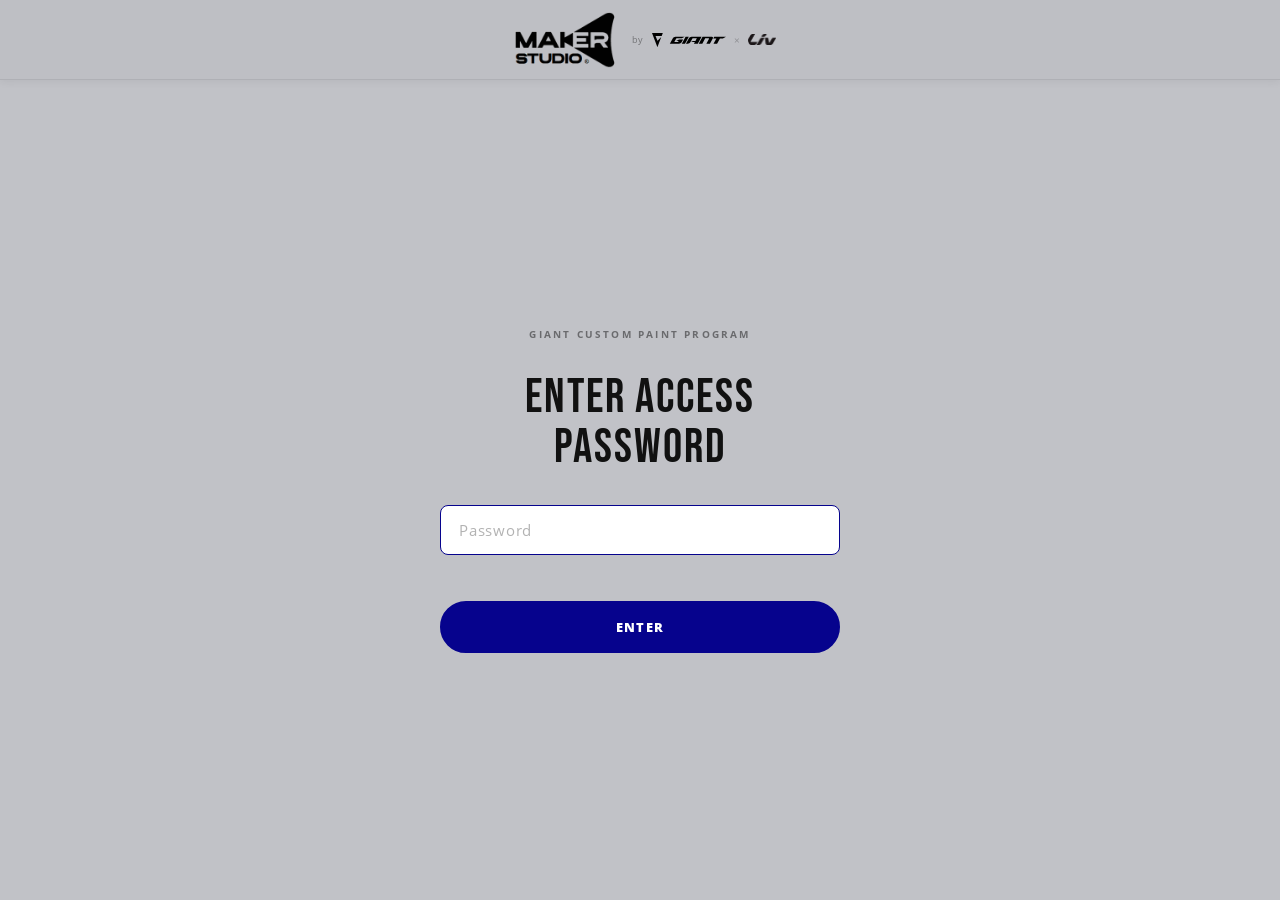
<file: bike-customizer.html>
<!DOCTYPE html>
<html lang="en">
<head>
  <script>if(!sessionStorage.getItem('auth')){location.replace('index.html?redirect='+encodeURIComponent(location.pathname.split('/').pop()))}</script>
  <meta charset="UTF-8">
  <meta name="robots" content="noindex, nofollow">
  <meta name="viewport" content="width=device-width, initial-scale=1.0">
  <title>Propel Advanced SL — Giant Custom Paint Program</title>
  <link rel="preconnect" href="https://fonts.googleapis.com">
  <link href="https://fonts.googleapis.com/css2?family=Bebas+Neue&display=swap" rel="stylesheet">
  <style>
@font-face { font-family:'Open Sans'; src:url('fonts/OpenSans-Light.ttf') format('truetype'); font-weight:300; font-style:normal; }
    @font-face { font-family:'Open Sans'; src:url('fonts/OpenSans-Regular.ttf') format('truetype'); font-weight:400; font-style:normal; }
    @font-face { font-family:'Open Sans'; src:url('fonts/OpenSans-SemiBold.ttf') format('truetype'); font-weight:600; font-style:normal; }
    @font-face { font-family:'Open Sans'; src:url('fonts/OpenSans-Bold.ttf') format('truetype'); font-weight:700; font-style:normal; }
    @font-face { font-family:'Open Sans'; src:url('fonts/OpenSans-ExtraBold.ttf') format('truetype'); font-weight:800; font-style:normal; }
  </style>
  <style>
    :root {
      --black:       #000;
      --white:       #fff;
      --gray-50:     #F4F4F4;
      --gray-100:    #E8E8E8;
      --gray-200:    #D0D0D0;
      --gray-300:    #B0B0B0;
      --gray-500:    #8A8A8A;
      --gray-600:    #6A6A6A;
      --gray-900:    #111;
      --giant-blue:  #06038D;
      --orange:      #E8601A;
      --viewer-bg:   radial-gradient(ellipse 80% 85% at 50% 52%, #F8F8F8 0%, #EBEBEB 35%, #D8D8D8 70%, #C8C8C8 100%);
      --panel-w:     290px;
      --nav-h:       80px;
      --ease:        cubic-bezier(.4,0,.2,1);
    }
    *, *::before, *::after { box-sizing:border-box; margin:0; padding:0; }
    html, body { height:100%; overflow:hidden; }
    body { font-family:'Open Sans','Helvetica Neue',sans-serif; -webkit-font-smoothing:antialiased; color:var(--black); }

    /* ── SCREENS ── */
    .screen { position:fixed; inset:0; display:none; flex-direction:column; }
    .screen.active { display:flex; }

    /* ════════════════════════════════════
       SHARED NAV (both screens)
    ════════════════════════════════════ */
    .site-nav {
      height: var(--nav-h);
      background: #BEBFC4;
      border-bottom: 1px solid rgba(0,0,0,.08);
      box-shadow: 0 2px 8px rgba(0,0,0,.06);
      display: grid;
      grid-template-columns: 1fr auto 1fr;
      align-items: center;
      padding: 0 20px;
      flex-shrink: 0;
      z-index: 100;
    }
    .nav-left { display:flex; align-items:center; gap:4px; }
    .nav-center { display:flex; align-items:center; justify-content:center; gap:2px; }
    .nav-right { display:flex; align-items:center; justify-content:flex-end; gap:4px; }
    .nav-link { font-family:'Open Sans',sans-serif; font-size:13px; font-weight:700; color:var(--black); padding:8px 10px; background:none; border:none; cursor:pointer; white-space:nowrap; border-radius:4px; transition:background .12s; }
    .nav-link:hover { background:rgba(0,0,0,.06); }
    .nav-right { display:flex; align-items:center; justify-content:flex-end; gap:4px; }
    .nav-icon { width:36px; height:36px; display:flex; align-items:center; justify-content:center; background:none; border:none; cursor:pointer; font-size:16px; color:var(--black); border-radius:4px; transition:background .12s; }
    .nav-icon:hover { background:rgba(0,0,0,.06); }

    /* ── NAV BRAND LOCKUP ── */
    .nav-brand-lockup { display:flex; align-items:flex-end; gap:8px; white-space:nowrap; }
    .brand-maker-img { height:56px; width:auto; display:block; }
    .brand-by { font-size:9px; font-weight:500; color:rgba(0,0,0,.4); letter-spacing:.06em; margin-bottom:2px; }
    .brand-giant-img { height:14px; width:auto; display:block; }
    .brand-liv-img { height:14px; width:auto; display:block; }

    /* ════════════════════════════════════
       LANDING SCREEN
    ════════════════════════════════════ */
    #s-landing { background:#C1C2C7; }
    #s-landing .site-nav { background:#BEBFC4; backdrop-filter:none; -webkit-backdrop-filter:none; box-shadow:0 2px 8px rgba(0,0,0,.08); }

    .hero { flex:1; position:relative; overflow:hidden; }
    .hero-bg { position:absolute; inset:0; width:100%; height:100%; object-fit:cover; opacity:.5; }
    .hero-overlay { position:absolute; inset:0; background:linear-gradient(135deg,rgba(0,0,0,.78) 0%,rgba(0,0,0,.3) 55%,rgba(0,0,0,.05) 100%); }
    .hero-content { position:absolute; inset:0; display:flex; flex-direction:column; justify-content:center; padding:0 9%; }
    .hero-eyebrow { font-size:10px; font-weight:700; letter-spacing:.22em; color:rgba(255,255,255,.5); text-transform:uppercase; margin-bottom:22px; }
    .hero-title { font-family:'Bebas Neue',sans-serif; font-size:96px; font-weight:400; line-height:1.0; color:var(--white); letter-spacing:.04em; margin-bottom:26px; }
    .hero-sub { font-size:17px; font-weight:400; color:rgba(255,255,255,.68); line-height:1.75; max-width:600px; margin-bottom:52px; }
    .hero-actions { display:flex; gap:16px; align-items:center; }

    /* Giant-style pill CTA — white fill, blue text, sweep hover */
    .btn-cta {
      position:relative; overflow:hidden;
      padding:15px 40px;
      background:var(--white); color:rgb(6,3,141);
      border:2px solid var(--white);
      border-radius:999px;
      font-family:'Open Sans',sans-serif; font-size:13px; font-weight:800;
      letter-spacing:.1em; text-transform:uppercase;
      cursor:pointer; z-index:0;
      transition:color .35s ease;
    }
    .btn-cta::before {
      content:''; position:absolute; inset:0;
      background:rgb(6,3,141);
      transform:scaleX(0); transform-origin:left center;
      transition:transform .35s ease;
      z-index:-1;
    }
    .btn-cta:hover { color:var(--white); }
    .btn-cta:hover::before { transform:scaleX(1); }

    /* Outlined pill — black fill, white text, blue sweep on hover */
    .btn-outline-hero {
      position:relative; overflow:hidden;
      padding:15px 40px;
      background:transparent; color:var(--white);
      border:2px solid var(--white);
      border-radius:999px;
      font-family:'Open Sans',sans-serif; font-size:13px; font-weight:800;
      letter-spacing:.1em; text-transform:uppercase;
      cursor:pointer; display:flex; align-items:center; gap:8px; z-index:0;
      transition:color .35s ease, border-color .35s ease;
    }
    .btn-outline-hero::before {
      content:''; position:absolute; inset:0;
      background:rgb(6,3,141);
      transform:scaleX(0); transform-origin:left center;
      transition:transform .35s ease;
      z-index:-1;
    }
    .btn-outline-hero:hover { color:var(--white); border-color:rgb(6,3,141); }
    .btn-outline-hero:hover::before { transform:scaleX(1); }
    .hero-chips { position:absolute; right:7%; top:50%; transform:translateY(-50%); display:flex; flex-direction:column; gap:10px; }
    .hero-chip-row { display:flex; gap:8px; }
    .hero-chip { width:34px; height:34px; border-radius:50%; cursor:pointer; box-shadow:0 2px 8px rgba(0,0,0,.4); border:2px solid rgba(255,255,255,.15); background-size:cover; background-position:center; transition:transform .15s,border-color .15s; }
    .hero-chip:hover { transform:scale(1.18); border-color:rgba(255,255,255,.75); }
    .hero-stats { position:absolute; bottom:0; left:0; right:0; height:64px; background:rgba(0,0,0,.35); backdrop-filter:blur(12px); border-top:1px solid rgba(255,255,255,.08); display:flex; align-items:center; padding:0 9%; gap:56px; }
    .stat-item { display:flex; flex-direction:column; gap:2px; }
    .stat-val { font-size:18px; font-weight:700; color:var(--white); }
    .stat-lbl { font-size:9.5px; font-weight:600; color:rgba(255,255,255,.45); letter-spacing:.1em; text-transform:uppercase; }

    /* ════════════════════════════════════
       CUSTOMIZER SCREEN
    ════════════════════════════════════ */
    .cust-body { flex:1; display:flex; overflow:hidden; min-height:0; }

    /* Viewer */
    .viewer { flex:1; background:var(--viewer-bg); display:flex; align-items:center; justify-content:center; position:relative; min-width:0; }
    .viewer::after { content:''; position:absolute; inset:0; pointer-events:none; background:radial-gradient(ellipse 100% 40% at 50% 100%, rgba(0,0,0,.10) 0%, transparent 70%); }
    .bike-stage { position:relative; width:94%; max-width:1060px; aspect-ratio:2048/1287; }
    .bike-stage img { position:absolute; inset:0; width:100%; height:100%; object-fit:contain; transition:opacity .28s var(--ease); }
    .bike-stage img.hidden { opacity:0; }
    .viewer-light-toggle { position:absolute; bottom:20px; left:20px; display:flex; align-items:center; gap:8px; background:rgba(255,255,255,.85); border:1px solid rgba(0,0,0,.1); border-radius:100px; padding:6px 14px; cursor:pointer; font-size:11px; font-weight:600; letter-spacing:.04em; backdrop-filter:blur(8px); transition:background .15s; user-select:none; }
    .viewer-light-toggle:hover { background:rgba(255,255,255,.98); }
    .viewer-light-toggle .tgl-icon { font-size:14px; }

    /* ── RIGHT PANEL ── */
    .panel { width:var(--panel-w); background:rgb(242,242,242); display:flex; flex-direction:column; flex-shrink:0; min-height:0; padding:12px 12px 12px 0; }
    .panel-inner { background:var(--white); border-radius:8px; box-shadow:4px 4px 24px rgba(0,0,0,.05); display:flex; flex-direction:column; flex:1; overflow:hidden; }

    /* Tabs / Stepper */
    .panel-tabs { display:flex; border-bottom:1px solid var(--gray-100); padding:0 14px; flex-shrink:0; overflow-x:auto; scrollbar-width:none; }
    .panel-tabs::-webkit-scrollbar { display:none; }
    .p-tab { display:flex; align-items:center; gap:5px; padding:12px 8px; font-size:11px; font-weight:700; color:#bbb; border-bottom:2px solid transparent; margin-bottom:-1px; cursor:pointer; white-space:nowrap; background:none; border-top:none; border-left:none; border-right:none; transition:all .12s; font-family:'Open Sans',sans-serif; }
    .p-tab.active { color:rgb(0,80,252); border-bottom-color:rgb(0,80,252); }
    .tab-dot { width:14px; height:14px; border-radius:50%; border:2px solid currentColor; display:flex; align-items:center; justify-content:center; font-size:7px; flex-shrink:0; }
    .tab-dot.done { background:rgb(6,3,141); border-color:rgb(6,3,141); color:var(--white); }

    /* Scrollable panel body */
    .panel-scroll { flex:1; overflow-y:auto; min-height:0; }

    /* Section */
    .sec { padding:14px 16px; border-bottom:1px solid var(--gray-100); }
    .sec-lbl { font-size:12px; font-weight:700; letter-spacing:.01em; margin-bottom:10px; }

    /* Paint type rows (Classic / Masking / Gradient) */
    .paint-row { display:flex; align-items:center; gap:10px; padding:12px 16px; border-radius:8px; cursor:pointer; transition:border-color .12s; border:1.5px solid rgb(222,222,224); background:var(--white); margin-bottom:4px; }
    .paint-row:hover { border-color:rgb(180,180,180); }
    .paint-row.active { border-color:rgb(6,3,141); }
    .paint-thumb { width:30px; height:30px; border-radius:50%; flex-shrink:0; box-shadow:0 1px 4px rgba(0,0,0,.18); overflow:hidden; position:relative; }
    .paint-name { font-size:14px; font-weight:700; flex:1; font-family:'Open Sans',sans-serif; letter-spacing:-0.02em; }
    .paint-price { font-size:12px; color:var(--orange); font-weight:600; font-family:'Open Sans',sans-serif; }
    .paint-radio { width:14px; height:14px; border-radius:50%; border:2px solid rgb(200,200,200); flex-shrink:0; display:flex; align-items:center; justify-content:center; }
    .paint-row.active .paint-radio { border-color:rgb(6,3,141); background:rgb(6,3,141); }
    .paint-row.active .paint-radio::after { content:''; width:5px; height:5px; border-radius:50%; background:var(--white); }

    /* Finish radios */
    .radio-row { display:flex; align-items:center; gap:8px; padding:6px 0; cursor:pointer; }
    .radio-dot { width:16px; height:16px; border-radius:50%; border:1.5px solid var(--gray-300); flex-shrink:0; display:flex; align-items:center; justify-content:center; transition:border-color .12s; }
    .radio-dot.on { border-color:var(--giant-blue); }
    .radio-dot.on::after { content:''; width:8px; height:8px; border-radius:50%; background:var(--giant-blue); }
    .radio-label { font-size:13px; font-weight:500; }

    /* Color swatch rows */
    .swatch-row { display:flex; align-items:center; gap:6px; flex-wrap:wrap; margin-bottom:6px; }
    .sw { width:26px; height:26px; border-radius:50%; cursor:pointer; background-size:cover; background-position:center; flex-shrink:0; box-shadow:0 1px 3px rgba(0,0,0,.18); transition:transform .1s; border:2px solid transparent; }
    .sw:hover { transform:scale(1.14); }
    .sw.sel { border-color:var(--giant-blue); box-shadow:0 0 0 1.5px var(--giant-blue), 0 1px 3px rgba(0,0,0,.18); }
    .sw-more { width:24px; height:24px; border-radius:50%; border:1.5px solid var(--gray-200); background:var(--white); display:flex; align-items:center; justify-content:center; cursor:pointer; font-size:11px; color:var(--gray-500); flex-shrink:0; transition:all .12s; font-weight:600; }
    .sw-more:hover { border-color:var(--black); color:var(--black); }
    .selected-name { font-size:12px; font-weight:600; }
    .selected-code { font-size:11px; color:var(--gray-500); font-weight:400; margin-left:3px; }

    /* Expanded color grid */
    .expand-grid { display:none; margin-top:10px; }
    .expand-grid.open { display:grid; grid-template-columns:repeat(8,1fr); gap:5px; }
    .eg-sw { width:100%; aspect-ratio:1; border-radius:50%; cursor:pointer; background-size:cover; background-position:center; box-shadow:0 1px 3px rgba(0,0,0,.15); border:2px solid transparent; transition:transform .1s; }
    .eg-sw:hover { transform:scale(1.12); }
    .eg-sw.sel { border-color:var(--giant-blue); }

    /* Decal row */
    .decal-row { display:flex; align-items:center; gap:10px; }
    .decal-dot { width:26px; height:26px; border-radius:50%; background-size:cover; background-position:center; flex-shrink:0; box-shadow:0 1px 3px rgba(0,0,0,.18); }
    .decal-info { flex:1; }
    .decal-name-txt { font-size:12px; font-weight:600; }
    .decal-sub { font-size:10px; color:var(--gray-500); }
    .decal-edit { font-size:11px; color:var(--giant-blue); cursor:pointer; font-weight:600; text-decoration:underline; text-underline-offset:2px; }

    /* Price bar */
    .price-bar { border-top:1px solid var(--gray-100); padding:14px 16px 16px; flex-shrink:0; position:relative; }
    .price-bar::before { content:''; position:absolute; top:-24px; left:0; right:0; height:24px; background:linear-gradient(rgba(0,0,0,0) 0%,rgba(0,0,0,.06) 100%); pointer-events:none; }
    .price-main { font-size:16px; font-weight:700; letter-spacing:-.01em; margin-bottom:2px; font-family:'Open Sans',sans-serif; }
    .price-note { font-size:10px; color:var(--gray-500); margin-bottom:14px; letter-spacing:.02em; font-family:'Open Sans',sans-serif; }
    .price-actions { display:flex; align-items:center; gap:8px; }
    .btn-back-circle { width:44px; height:44px; border-radius:50%; background:transparent; color:rgb(6,3,141); border:2px solid rgb(6,3,141); cursor:pointer; display:flex; align-items:center; justify-content:center; font-size:18px; flex-shrink:0; transition:all .15s; }
    .btn-back-circle:hover { background:rgb(6,3,141); color:var(--white); }
    .btn-next { flex:1; height:44px; background:rgb(6,3,141); color:var(--white); border:none; border-radius:32px; font-size:13px; font-weight:700; letter-spacing:.04em; font-family:'Open Sans',sans-serif; cursor:pointer; transition:opacity .15s; }
    .btn-next:hover { opacity:.85; }

  </style>
</head>
<body>

<!-- ════════════════════════════════════
     LANDING SCREEN
════════════════════════════════════ -->
<div id="s-landing" class="screen active">
  <nav class="site-nav">
    <div class="nav-left">
      <div class="nav-brand-lockup">
        <img src="assets/Logo/logo_maker_studio.png" class="brand-maker-img" alt="Maker Studio">
        <span class="brand-by">by</span>
        <img src="assets/Logo/Giant_Logotype_RGB_Black.png" class="brand-giant-img" alt="Giant">
        <img src="assets/Logo/Liv_Logotype_black.png" class="brand-liv-img" alt="Liv">
      </div>
    </div>
    <div class="nav-center">
      <button class="nav-link">Bikes</button>
      <button class="nav-link">Gear</button>
      <button class="nav-link">Discover</button>
      <button class="nav-link">Sale</button>
      <button class="nav-link">Find a store</button>
    </div>
    <div class="nav-right">
      <button class="nav-icon" title="Search">&#128269;</button>
      <button class="nav-icon" title="Account">&#128100;</button>
      <button class="nav-icon" title="Cart">&#128722;</button>
    </div>
  </nav>

  <div class="hero">
    <img class="hero-bg" src="images/MY27_Propel_Advanced_SL_0_ColorA_Action_Mtns_WebRes_31.jpg" alt="">
    <div class="hero-overlay"></div>
    <div class="hero-content">
      <h1 class="hero-title">Your Bike.<br>Your Color.</h1>
      <p class="hero-sub">Ride in silence. Turn heads everywhere. 46 precision-crafted finishes — from race-clean solids to multi-layer Elite Paints that shift with every angle of light. Your Propel, unmistakably yours.</p>
      <div class="hero-actions">
        <button class="btn-cta" onclick="goto('s-customizer')">Configure Frame Color &rarr;</button>
        <button class="btn-outline-hero" onclick="window.location='ai-color-match.html'"><span>&#10022;</span> AI Color Match</button>
      </div>
    </div>
    <div class="hero-chips" id="heroChips"></div>
    <div class="hero-stats">
      <div class="stat-item"><span class="stat-val">46</span><span class="stat-lbl">Colors Available</span></div>
      <div class="stat-item"><span class="stat-val">4</span><span class="stat-lbl">Max Paint Layers</span></div>
      <div class="stat-item"><span class="stat-val">2</span><span class="stat-lbl">Finish Options</span></div>
    </div>
  </div>
</div>

<!-- ════════════════════════════════════
     CUSTOMIZER SCREEN
════════════════════════════════════ -->
<div id="s-customizer" class="screen">
  <nav class="site-nav">
    <div class="nav-left">
      <div class="nav-brand-lockup">
        <img src="assets/Logo/logo_maker_studio.png" class="brand-maker-img" alt="Maker Studio">
        <span class="brand-by">by</span>
        <img src="assets/Logo/Giant_Logotype_RGB_Black.png" class="brand-giant-img" alt="Giant">
        <img src="assets/Logo/Liv_Logotype_black.png" class="brand-liv-img" alt="Liv">
      </div>
    </div>
    <div class="nav-center">
      <button class="nav-link">Bikes</button>
      <button class="nav-link">Gear</button>
      <button class="nav-link">Discover</button>
      <button class="nav-link">Sale</button>
      <button class="nav-link" onclick="goto('s-landing')" style="color:var(--gray-600);">&#8592; Back</button>
    </div>
    <div class="nav-right">
      <button class="nav-icon" style="font-size:11px;font-weight:700;width:auto;padding:6px 12px;border-radius:4px;background:var(--gray-50);border:1px solid var(--gray-200);color:var(--black);" onclick="window.location='ai-color-match.html'">&#10022; AI Color Match</button>
      <button class="nav-icon" title="Search">&#128269;</button>
      <button class="nav-icon" title="Account">&#128100;</button>
      <button class="nav-icon" title="Cart">&#128722;</button>
    </div>
  </nav>

  <div class="cust-body">

    <!-- Viewer -->
    <div class="viewer">
      <div class="bike-stage">
        <img id="imgFrame" class="hidden" src="" alt="Frame">
        <img id="imgLogo"  class="hidden" src="" alt="Logo decal">
      </div>
      <div class="viewer-light-toggle" id="lightToggle" onclick="toggleViewerBg()">
        <span class="tgl-icon">&#9788;</span>
        <span id="lightLabel">LIGHT</span>
      </div>
    </div>

    <!-- Right Panel -->
    <div class="panel">
    <div class="panel-inner">

      <!-- Tabs -->
      <div class="panel-tabs">
        <button class="p-tab" onclick="setTab('groupset',this)">
          <span class="tab-dot done">&#10003;</span> Groupset
        </button>
        <button class="p-tab active" onclick="setTab('design',this)">
          <span class="tab-dot done">&#10003;</span> Design
        </button>
        <button class="p-tab" onclick="setTab('parts',this)">
          <span class="tab-dot"></span> Parts
        </button>
        <button class="p-tab" onclick="setTab('review',this)">
          <span class="tab-dot"></span> Review
        </button>
      </div>

      <!-- Design tab content -->
      <div class="panel-scroll" id="designTab">

        <!-- Paint Type -->
        <div class="sec">
          <div class="paint-row active" onclick="setPaintType('classic',this)">
            <div class="paint-thumb" id="pt-classic-thumb" style="background:#1A1A1A"></div>
            <span class="paint-name">Classic</span>
            <span class="paint-radio"></span>
          </div>
          <div class="paint-row" onclick="setPaintType('masking',this)">
            <div class="paint-thumb" style="background:linear-gradient(135deg,#1A1A1A 50%,#F5F5F5 50%)"></div>
            <span class="paint-name">Masking</span>
            <span class="paint-radio"></span>
          </div>
          <div class="paint-row" onclick="setPaintType('gradient',this)">
            <div class="paint-thumb" style="background:linear-gradient(135deg,#E8601A,#1A1A1A)"></div>
            <span class="paint-name">Gradient</span>
            <span class="paint-price">+NT$3,000</span>
            <span class="paint-radio"></span>
          </div>
        </div>

        <!-- Finish -->
        <div class="sec">
          <div class="sec-lbl">Finish</div>
          <div class="radio-row" onclick="setFinish('M')">
            <div class="radio-dot on" id="rd-matte"></div>
            <span class="radio-label">Matte</span>
          </div>
          <div class="radio-row" onclick="setFinish('G')">
            <div class="radio-dot" id="rd-gloss"></div>
            <span class="radio-label">Gloss</span>
          </div>
        </div>

        <!-- Body color -->
        <div class="sec">
          <div class="sec-lbl">Body</div>
          <div class="swatch-row" id="bodySwatchRow"></div>
          <div style="margin-top:4px">
            <span class="selected-name" id="bodyName">—</span>
            <span class="selected-code" id="bodyCode">—</span>
          </div>
          <div class="expand-grid" id="bodyGrid"></div>
        </div>

        <!-- Logo color -->
        <div class="sec">
          <div class="sec-lbl">Logo</div>
          <div class="swatch-row" id="logoSwatchRow"></div>
          <div style="margin-top:4px">
            <span class="selected-name" id="logoName">—</span>
            <span class="selected-code" id="logoCode">—</span>
          </div>
          <div class="expand-grid" id="logoGrid"></div>
        </div>

        <!-- Decals -->
        <div class="sec">
          <div class="sec-lbl">Decals</div>
          <div class="decal-row">
            <div class="decal-dot" id="decalDot"></div>
            <div class="decal-info">
              <div class="decal-name-txt" id="decalName">—</div>
              <div class="decal-sub">Decal color</div>
            </div>
            <span class="decal-edit" onclick="openLogoExpand()">Edit</span>
          </div>
        </div>

      </div><!-- /panel-scroll -->

      <!-- Price bar -->
      <div class="price-bar">
        <div class="price-main" id="priceMain">NT$ 160,000</div>
        <div class="price-note">Price including taxes.</div>
        <div class="price-actions">
          <button class="btn-back-circle" onclick="goto('s-landing')" title="Back">&#8592;</button>
          <button class="btn-next" onclick="saveConfig()">NEXT</button>
        </div>
      </div>

    </div><!-- /panel-inner -->
    </div><!-- /panel -->
  </div>
</div>

<script>
/* ── Color catalog ── */
const BASE_PRICE = 160000;
const COLORS = [
  {id:'BK-001',name:'Giant Black',        l:2,up:0,   g:'BK'},
  {id:'BK-002',name:'Black Diamond',       l:2,up:0,   g:'BK'},
  {id:'BK-003',name:'Rainbow Black',       l:2,up:0,   g:'BK'},
  {id:'BU-001',name:'Rainbow Blue',        l:4,up:0,   g:'BU'},
  {id:'BU-002',name:'Galaxy Blue',         l:3,up:0,   g:'BU'},
  {id:'BU-003',name:'Metal Blue',          l:3,up:0,   g:'BU'},
  {id:'CL-001',name:'Pandora Planet',      l:2,up:3000,g:'CL'},
  {id:'CL-002',name:'Sunset',              l:2,up:3000,g:'CL'},
  {id:'CL-003',name:'Psychedelic Forest',  l:2,up:3000,g:'CL'},
  {id:'CL-004',name:'Chrysocolla',         l:3,up:3000,g:'CL'},
  {id:'CL-005',name:'Super Chameleon',     l:2,up:3000,g:'CL'},
  {id:'CL-006',name:'Interstellar Dust',   l:2,up:3000,g:'CL'},
  {id:'EP-001',name:'Quick Silver',        l:3,up:6000,g:'EP'},
  {id:'EP-002',name:'Phantom Red',         l:4,up:6000,g:'EP'},
  {id:'EP-003',name:'Blazing Orange',      l:4,up:6000,g:'EP'},
  {id:'EP-004',name:'Bronze Gold',         l:4,up:6000,g:'EP'},
  {id:'EP-005',name:'Chrome Gold',         l:4,up:6000,g:'EP'},
  {id:'EP-006',name:'Venom Green',         l:4,up:6000,g:'EP'},
  {id:'EP-007',name:'Lagoon Blue',         l:4,up:6000,g:'EP'},
  {id:'EP-008',name:'Ocean Star',          l:4,up:6000,g:'EP'},
  {id:'EP-009',name:'Stella Purple',       l:4,up:6000,g:'EP'},
  {id:'EP-010',name:'Electric Rose',       l:4,up:6000,g:'EP'},
  {id:'GN-001',name:"Robin's Egg Blue",    l:2,up:0,   g:'GN'},
  {id:'GN-002',name:'Phantom Green',       l:2,up:0,   g:'GN'},
  {id:'GN-003',name:'Metal Green',         l:3,up:0,   g:'GN'},
  {id:'GY-001',name:'Ice Silver',          l:2,up:0,   g:'GY'},
  {id:'GY-002',name:'Brilliant Silver',    l:2,up:0,   g:'GY'},
  {id:'GY-003',name:'Raw Gray',            l:2,up:0,   g:'GY'},
  {id:'GY-004',name:'Steel Gray',          l:2,up:0,   g:'GY'},
  {id:'OG-001',name:'Glory Orange',        l:2,up:0,   g:'OG'},
  {id:'OG-002',name:'Amber Glow',          l:3,up:0,   g:'OG'},
  {id:'PP-001',name:'Twilight Mauve',      l:2,up:0,   g:'PP'},
  {id:'RD-001',name:'Hot Pink',            l:2,up:0,   g:'RD'},
  {id:'RD-002',name:'Ruby Red',            l:3,up:0,   g:'RD'},
  {id:'RD-003',name:'Rose Gold',           l:2,up:0,   g:'RD'},
  {id:'RD-004',name:'Rosa Pink',           l:2,up:0,   g:'RD'},
  {id:'SD-001',name:'Poseidon',            l:3,up:3000,g:'SD'},
  {id:'SD-002',name:'Forest Camouflage',   l:3,up:3000,g:'SD'},
  {id:'SD-003',name:'Ancient Ink',         l:3,up:3000,g:'SD'},
  {id:'SD-004',name:'Dracula',             l:4,up:3000,g:'SD'},
  {id:'SD-005',name:'Ice Crystal',         l:3,up:3000,g:'SD'},
  {id:'WT-001',name:'Giant White',         l:2,up:0,   g:'WT'},
  {id:'WT-002',name:'Unicorn White',       l:3,up:0,   g:'WT'},
  {id:'WT-003',name:'Glimmer Ghost Violet',l:3,up:0,   g:'WT'},
  {id:'YL-001',name:'Rainbow Gold',        l:4,up:0,   g:'YL'},
  {id:'YL-002',name:'Lemon Yellow',        l:2,up:0,   g:'YL'},
];

function swatchSrc(c){ return `color swatch/${c.id.toLowerCase()}_${c.l}.jpg`; }
function frameSrc(c,f){ return `images/Frame_ADSL/propel_adsl_2027_00_full-frame_${c.id}_${c.l}_${f}.png`; }
function logoSrc(c,f){ return `images/Decal-LOGO Type 1.3/propel_2027_00_logo_${c.id.toLowerCase()}_${c.l}_${f.toLowerCase()}.png`; }

/* State */
let sel = { bodyId:'WT-001', logoId:'BK-001', finish:'M', paintType:'classic', viewerLight:true };
let bodyExpanded = false, logoExpanded = false;
const PREVIEW_COUNT = 7;

function body(){ return COLORS.find(c=>c.id===sel.bodyId); }
function logo(){ return COLORS.find(c=>c.id===sel.logoId); }

/* ── Viewer update ── */
function updateViewer(){
  const bc=body(), lc=logo();
  const fi=document.getElementById('imgFrame');
  const li=document.getElementById('imgLogo');
  fi.classList.add('hidden'); li.classList.add('hidden');
  let n=0;
  const onLoad=()=>{ if(++n>=2){ fi.classList.remove('hidden'); li.classList.remove('hidden'); } };
  fi.onload=onLoad; li.onload=onLoad;
  fi.onerror=()=>{ fi.classList.remove('hidden'); onLoad(); };
  li.onerror=()=>{ li.classList.remove('hidden'); onLoad(); };
  fi.src=frameSrc(bc,sel.finish); li.src=logoSrc(lc,sel.finish);
  updatePanel();
}

/* ── Panel labels ── */
function updatePanel(){
  const bc=body(), lc=logo();
  document.getElementById('bodyName').textContent=bc.name;
  document.getElementById('bodyCode').textContent=bc.id;
  document.getElementById('logoName').textContent=lc.name;
  document.getElementById('logoCode').textContent=lc.id;
  document.getElementById('decalName').textContent=lc.name;
  const decalDot=document.getElementById('decalDot');
  decalDot.style.backgroundImage=`url('${swatchSrc(lc)}')`;
  const total=BASE_PRICE+bc.up+lc.up;
  document.getElementById('priceMain').textContent=`NT$ ${total.toLocaleString()}`;
  // Classic paint type thumb uses body color swatch
  document.getElementById('pt-classic-thumb').style.backgroundImage=`url('${swatchSrc(bc)}')`;
  document.getElementById('pt-classic-thumb').style.backgroundSize='cover';
}

/* ── Build swatch rows ── */
function buildSwatchRow(containerId, gridId, selectedId, onSelect){
  const row = document.getElementById(containerId);
  const grid = document.getElementById(gridId);
  const preview = COLORS.slice(0, PREVIEW_COUNT);

  row.innerHTML = preview.map(c=>`
    <div class="sw${c.id===selectedId?' sel':''}"
         style="background-image:url('${swatchSrc(c)}')"
         title="${c.name}"
         onclick="${onSelect}('${c.id}')"></div>
  `).join('') + `<div class="sw-more" onclick="toggleExpand('${gridId}')" title="See all colors">&#8250;</div>`;

  grid.innerHTML = COLORS.map(c=>`
    <div class="eg-sw${c.id===selectedId?' sel':''}"
         style="background-image:url('${swatchSrc(c)}')"
         title="${c.name} (${c.id})"
         onclick="${onSelect}('${c.id}');collapseExpand('${gridId}')"></div>
  `).join('');
}

function toggleExpand(gridId){
  const g=document.getElementById(gridId);
  const opening=!g.classList.contains('open');
  g.classList.toggle('open');
  // Update the ">" button direction
  const row = g.previousElementSibling.previousElementSibling;
  if(row){
    const btn=row.querySelector('.sw-more');
    if(btn) btn.innerHTML = opening ? '&#8249;' : '&#8250;';
  }
}
function collapseExpand(gridId){
  const g=document.getElementById(gridId);
  g.classList.remove('open');
  const row=g.previousElementSibling.previousElementSibling;
  if(row){ const btn=row.querySelector('.sw-more'); if(btn) btn.innerHTML='&#8250;'; }
}
function openLogoExpand(){ toggleExpand('logoGrid'); }

function renderSwatches(){
  buildSwatchRow('bodySwatchRow','bodyGrid',sel.bodyId,'pickBody');
  buildSwatchRow('logoSwatchRow','logoGrid',sel.logoId,'pickLogo');
}

/* ── Actions ── */
function pickBody(id){ sel.bodyId=id; renderSwatches(); updateViewer(); }
function pickLogo(id){ sel.logoId=id; renderSwatches(); updateViewer(); }

function setFinish(f){
  sel.finish=f;
  document.getElementById('rd-matte').className='radio-dot'+(f==='M'?' on':'');
  document.getElementById('rd-gloss').className='radio-dot'+(f==='G'?' on':'');
  updateViewer();
}

function setPaintType(type, el){
  sel.paintType=type;
  document.querySelectorAll('.paint-row').forEach(r=>r.classList.remove('active'));
  el.classList.add('active');
  if(type==='gradient'){
    const total=BASE_PRICE+body().up+logo().up+3000;
    document.getElementById('priceMain').textContent=`NT$ ${total.toLocaleString()}`;
  } else { updatePanel(); }
}

function setTab(name, el){
  document.querySelectorAll('.p-tab').forEach(t=>t.classList.remove('active'));
  el.classList.add('active');
}

function toggleViewerBg(){
  sel.viewerLight=!sel.viewerLight;
  const v=document.querySelector('.viewer');
  v.style.background=sel.viewerLight?'var(--viewer-bg)':'radial-gradient(ellipse 80% 85% at 50% 48%, #2A2A2A 0%, #161616 40%, #080808 100%)';
  document.getElementById('lightLabel').textContent=sel.viewerLight?'LIGHT':'DARK';
  document.querySelector('.viewer-light-toggle').style.background=
    sel.viewerLight?'rgba(255,255,255,.85)':'rgba(50,50,50,.85)';
  document.querySelector('.viewer-light-toggle').style.color=
    sel.viewerLight?'var(--black)':'var(--white)';
}

function goto(id){
  document.querySelectorAll('.screen').forEach(s=>s.classList.remove('active'));
  document.getElementById(id).classList.add('active');
}

function saveConfig(){
  const bc=body(),lc=logo();
  const grad=sel.paintType==='gradient'?3000:0;
  const total=BASE_PRICE+bc.up+lc.up+grad;
  alert(`✓ Configuration saved!\n\nPropel Advanced SL 0 Disc — MY2027\nBody:   ${bc.name} (${bc.id})\nLogo:   ${lc.name} (${lc.id})\nFinish: ${sel.finish==='M'?'Matte':'Gloss'}\nPaint:  ${sel.paintType.charAt(0).toUpperCase()+sel.paintType.slice(1)}\nTotal:  NT$ ${total.toLocaleString()}`);
}

/* ── Landing hero chips ── */
function renderHeroChips(){
  const featured=['EP-003','EP-005','EP-009','EP-007','CL-001','CL-002','SD-001','SD-005','OG-001','RD-002','BU-003','GY-002'];
  const rows=[featured.slice(0,4),featured.slice(4,8),featured.slice(8,12)];
  const el=document.getElementById('heroChips');
  if(!el) return;
  el.innerHTML=rows.map(row=>`<div class="hero-chip-row">${row.map(id=>{
    const c=COLORS.find(x=>x.id===id); if(!c)return '';
    return `<div class="hero-chip" title="${c.name}" style="background-image:url('${swatchSrc(c)}')" onclick="pickBody('${c.id}');goto('s-customizer')"></div>`;
  }).join('')}</div>`).join('');
}

/* ── Init ── */
renderHeroChips();
renderSwatches();
updateViewer();
setFinish('M'); // default matte
</script>

  <script src="https://giant-ai-chat.vercel.app/widget.js"></script>
  <giant-chat
    api-url="https://giant-ai-chat.vercel.app/api/chat"
    platform="web"
    market="US"
    lang="en"
  ></giant-chat>

</body>
</html>
</file>
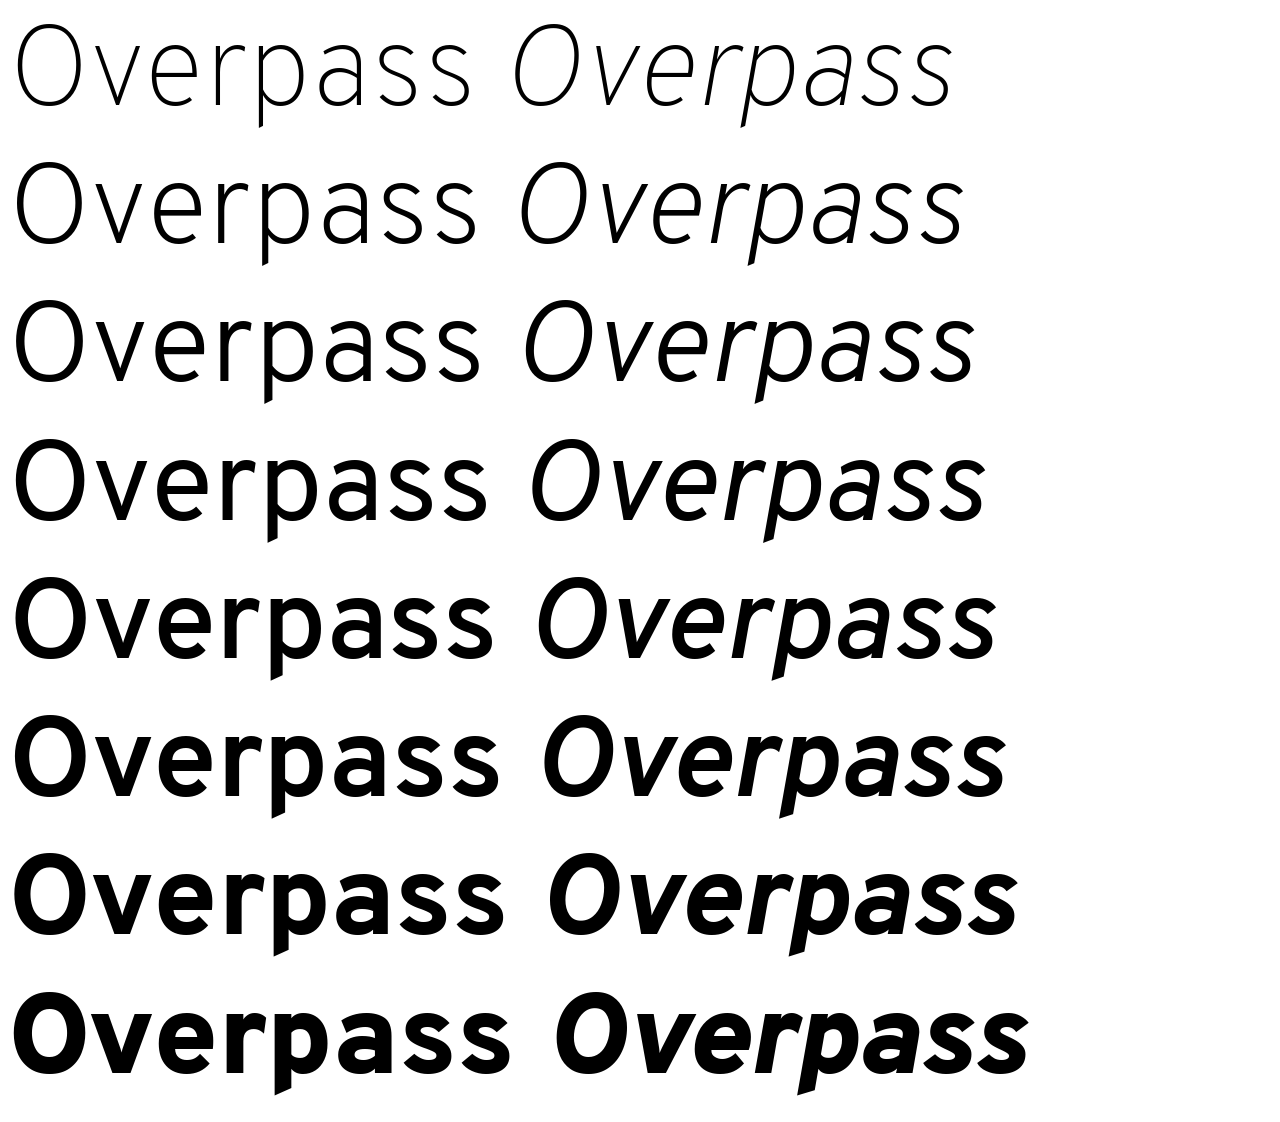
<file: fonts/overpass_web/example.html>
<!doctype html>
<html class="no-js" lang="">
    <head>
      <link rel="stylesheet" href="overpass.css" />
      <style>body{font-family: overpass, sans-serif; font-size:9vw; }
      p{margin:0; line-height:1.2em; padding:0;}</style>
</head>
<body>
  <p style="font-weight:200">Overpass <i>Overpass</i></p>
  <p style="font-weight:300">Overpass <i>Overpass</i></p>
  <p style="font-weight:400">Overpass <i>Overpass</i></p>
  <p style="font-weight:500">Overpass <i>Overpass</i></p>
  <p style="font-weight:600">Overpass <i>Overpass</i></p>
  <p style="font-weight:700">Overpass <i>Overpass</i></p>
  <p style="font-weight:800">Overpass <i>Overpass</i></p>
  <p style="font-weight:900">Overpass <i>Overpass</i></p>
</body>
</html>
</file>
<file: fonts/overpass_web/overpass.css>
@font-face {
  font-family: 'overpass';
  src: url('overpass-thin.eot'); /* IE9 Compat Modes */
  src: url('overpass-thin.eot?#iefix') format('embedded-opentype'), /* IE6-IE8 */
       url('overpass-thin.woff2') format('woff2'), /* Super Modern Browsers */
       url('overpass-thin.woff') format('woff'), /* Pretty Modern Browsers */
       url('overpass-thin.ttf')  format('truetype'); /* Safari, Android, iOS */
       font-weight: 200;
       font-style: normal;
}

@font-face {
  font-family: 'overpass';
  src: url('overpass-thin-italic.eot');
  src: url('overpass-thin-italic.eot?#iefix') format('embedded-opentype'),
       url('overpass-thin-italic.woff2') format('woff2'),
       url('overpass-thin-italic.woff') format('woff'),
       url('overpass-thin-italic.ttf')  format('truetype');
       font-weight: 200;
       font-style: italic;
}


@font-face {
  font-family: 'overpass';
  src: url('overpass-extralight.eot');
  src: url('overpass-extralight.eot?#iefix') format('embedded-opentype'),
       url('overpass-extralight.woff2') format('woff2'),
       url('overpass-extralight.woff') format('woff'),
       url('overpass-extralight.ttf')  format('truetype');
       font-weight: 300;
       font-style: normal;
}

@font-face {
  font-family: 'overpass';
  src: url('overpass-extralight-italic.eot');
  src: url('overpass-extralight-italic.eot?#iefix') format('embedded-opentype'),
       url('overpass-extralight-italic.woff2') format('woff2'),
       url('overpass-extralight-italic.woff') format('woff'),
       url('overpass-extralight-italic.ttf')  format('truetype');
       font-weight: 300;
       font-style: italic;
}



@font-face {
  font-family: 'overpass';
  src: url('overpass-light.eot');
  src: url('overpass-light.eot?#iefix') format('embedded-opentype'),
       url('overpass-light.woff2') format('woff2'),
       url('overpass-light.woff') format('woff'),
       url('overpass-light.ttf')  format('truetype');
       font-weight: 400;
       font-style: normal;
}

@font-face {
  font-family: 'overpass';
  src: url('overpass-light-italic.eot');
  src: url('overpass-light-italic.eot?#iefix') format('embedded-opentype'),
       url('overpass-light-italic.woff2') format('woff2'),
       url('overpass-light-italic.woff') format('woff'),
       url('overpass-light-italic.ttf')  format('truetype');
       font-weight: 400;
       font-style: italic;
}



@font-face {
  font-family: 'overpass';
  src: url('overpass-regular.eot');
  src: url('overpass-regular.eot?#iefix') format('embedded-opentype'),
       url('overpass-regular.woff2') format('woff2'),
       url('overpass-regular.woff') format('woff'),
       url('overpass-regular.ttf')  format('truetype');
       font-weight: 500;
       font-style: normal;
}

@font-face {
  font-family: 'overpass';
  src: url('overpass-italic.eot');
  src: url('overpass-italic.eot?#iefix') format('embedded-opentype'),
       url('overpass-italic.woff2') format('woff2'),
       url('overpass-italic.woff') format('woff'),
       url('overpass-italic.ttf')  format('truetype');
       font-weight: 500;
       font-style: italic;
}




@font-face {
  font-family: 'overpass';
  src: url('overpass-semibold.eot');
  src: url('overpass-semibold.eot?#iefix') format('embedded-opentype'),
       url('overpass-semibold.woff2') format('woff2'),
       url('overpass-semibold.woff') format('woff'),
       url('overpass-semibold.ttf')  format('truetype');
       font-weight: 600;
       font-style: normal;
}

@font-face {
  font-family: 'overpass';
  src: url('overpass-semibold-italic.eot');
  src: url('overpass-semibold-italic.eot?#iefix') format('embedded-opentype'),
       url('overpass-semibold-italic.woff2') format('woff2'),
       url('overpass-semibold-italic.woff') format('woff'),
       url('overpass-semibold-italic.ttf')  format('truetype');
       font-weight: 600;
       font-style: italic;
}




@font-face {
  font-family: 'overpass';
  src: url('overpass-bold.eot');
  src: url('overpass-bold.eot?#iefix') format('embedded-opentype'),
       url('overpass-bold.woff2') format('woff2'),
       url('overpass-bold.woff') format('woff'),
       url('overpass-bold.ttf')  format('truetype');
       font-weight: 700;
       font-style: normal;
}

@font-face {
  font-family: 'overpass';
  src: url('overpass-bold-italic.eot');
  src: url('overpass-bold-italic.eot?#iefix') format('embedded-opentype'),
       url('overpass-bold-italic.woff2') format('woff2'),
       url('overpass-bold-italic.woff') format('woff'),
       url('overpass-bold-italic.ttf')  format('truetype');
       font-weight: 700;
       font-style: italic;
}



@font-face {
  font-family: 'overpass';
  src: url('overpass-extrabold.eot');
  src: url('overpass-extrabold.eot?#iefix') format('embedded-opentype'),
       url('overpass-extrabold.woff2') format('woff2'),
       url('overpass-extrabold.woff') format('woff'),
       url('overpass-extrabold.ttf')  format('truetype');
       font-weight: 800;
       font-style: normal;
}

@font-face {
  font-family: 'overpass';
  src: url('overpass-extrabold-italic.eot');
  src: url('overpass-extrabold-italic.eot?#iefix') format('embedded-opentype'),
       url('overpass-extrabold-italic.woff2') format('woff2'),
       url('overpass-extrabold-italic.woff') format('woff'),
       url('overpass-extrabold-italic.ttf')  format('truetype');
       font-weight: 800;
       font-style: italic;
}


@font-face {
  font-family: 'overpass';
  src: url('overpass-heavy.eot');
  src: url('overpass-heavy.eot?#iefix') format('embedded-opentype'),
       url('overpass-heavy.woff2') format('woff2'),
       url('overpass-heavy.woff') format('woff'),
       url('overpass-heavy.ttf')  format('truetype');
       font-weight: 900;
       font-style: normal;
}

@font-face {
  font-family: 'overpass';
  src: url('overpass-heavy-italic.eot');
  src: url('overpass-heavy-italic.eot?#iefix') format('embedded-opentype'),
       url('overpass-heavy-italic.woff2') format('woff2'),
       url('overpass-heavy-italic.woff') format('woff'),
       url('overpass-heavy-italic.ttf')  format('truetype');
       font-weight: 900;
       font-style: italic;
}
</file>
